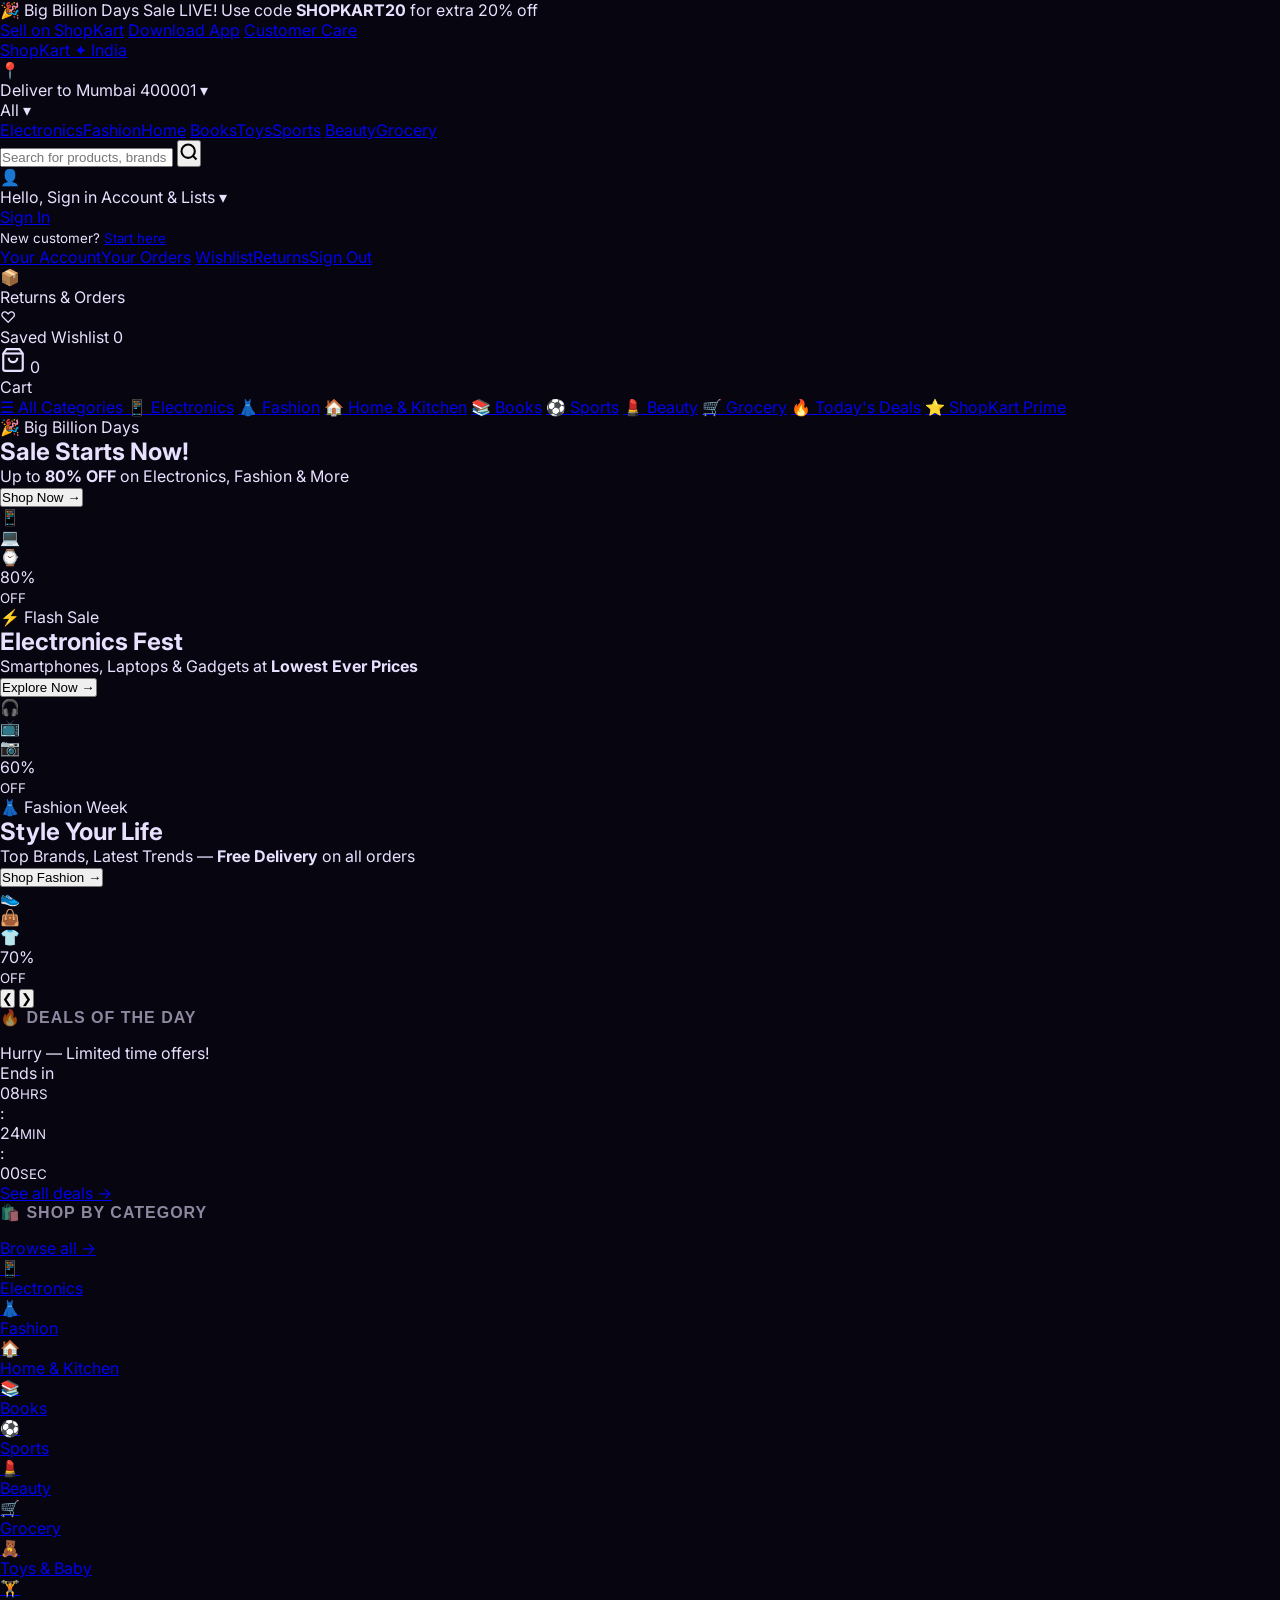
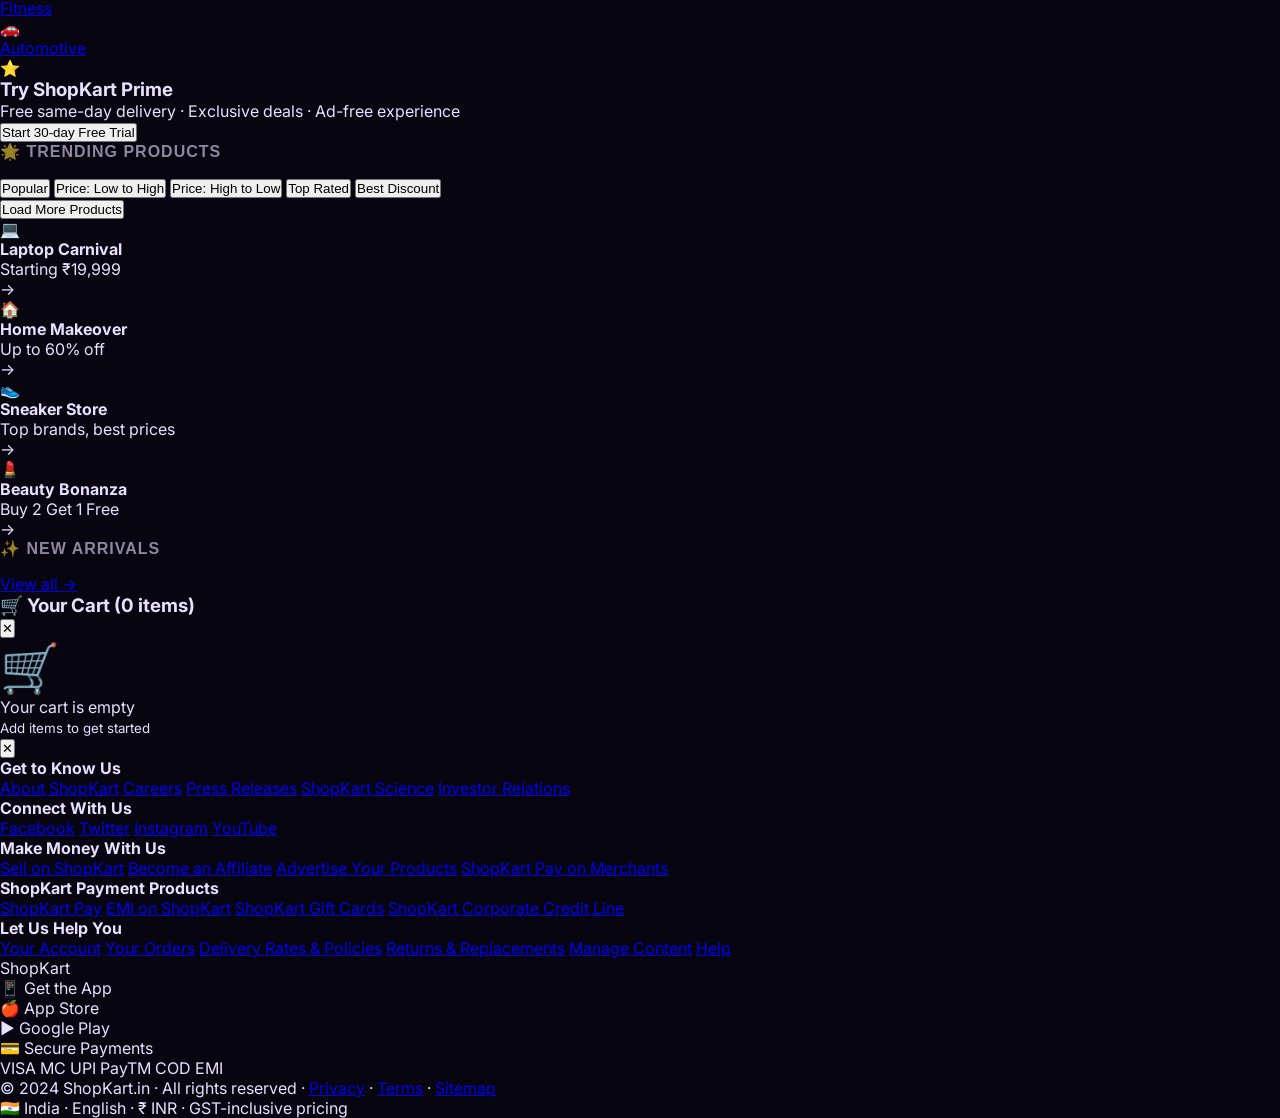
<file: T&P file full stack/T&P file full stack/ecommerce-advisor/index.html>
<!DOCTYPE html>
<html lang="en">
<head>
  <meta charset="UTF-8"/>
  <meta name="viewport" content="width=device-width, initial-scale=1.0"/>
  <title>ShopKart — India's Biggest Online Store</title>
  <meta name="description" content="Shop electronics, fashion, home & kitchen, books and more at the lowest prices. Free delivery on orders above ₹499."/>
  <link rel="preconnect" href="https://fonts.googleapis.com"/>
  <link href="https://fonts.googleapis.com/css2?family=Inter:wght@300;400;500;600;700;800&display=swap" rel="stylesheet"/>
  <link rel="stylesheet" href="style.css"/>
</head>
<body>

<!-- ══════════════════════════════════════════
     TOP OFFER BAR
══════════════════════════════════════════ -->
<div class="top-bar">
  <div class="top-bar-inner">
    <span>🎉 Big Billion Days Sale LIVE! Use code <strong>SHOPKART20</strong> for extra 20% off</span>
    <div class="top-bar-links">
      <a href="#">Sell on ShopKart</a>
      <a href="#">Download App</a>
      <a href="#">Customer Care</a>
    </div>
  </div>
</div>

<!-- ══════════════════════════════════════════
     HEADER
══════════════════════════════════════════ -->
<header class="header" id="main-header">
  <div class="header-inner">

    <!-- Logo -->
    <a href="#" class="logo">
      <span class="logo-shop">Shop</span><span class="logo-kart">Kart</span>
      <span class="logo-tag">✦ India</span>
    </a>

    <!-- Location -->
    <div class="location-box" onclick="toggleDropdown('location-drop')">
      <span class="loc-icon">📍</span>
      <div class="loc-text">
        <span class="loc-label">Deliver to</span>
        <span class="loc-city">Mumbai 400001 <span class="chevron">▾</span></span>
      </div>
    </div>

    <!-- Search Bar -->
    <div class="search-wrap">
      <div class="search-category" onclick="toggleDropdown('cat-drop')">
        All <span>▾</span>
        <div class="dropdown" id="cat-drop">
          <a href="#">Electronics</a><a href="#">Fashion</a><a href="#">Home</a>
          <a href="#">Books</a><a href="#">Toys</a><a href="#">Sports</a>
          <a href="#">Beauty</a><a href="#">Grocery</a>
        </div>
      </div>
      <input class="search-input" type="text" id="search-input" placeholder="Search for products, brands and more" autocomplete="off"/>
      <button class="search-btn" onclick="handleSearch()">
        <svg width="20" height="20" viewBox="0 0 24 24" fill="none" stroke="currentColor" stroke-width="2.5"><circle cx="11" cy="11" r="8"/><path d="M21 21l-4.35-4.35"/></svg>
      </button>
      <div class="search-suggestions" id="search-suggestions"></div>
    </div>

    <!-- Header Right -->
    <div class="header-right">

      <!-- Account -->
      <div class="hdr-btn account-btn" onclick="toggleDropdown('account-drop')">
        <span class="hdr-icon">👤</span>
        <div class="hdr-text">
          <span class="hdr-label">Hello, Sign in</span>
          <span class="hdr-main">Account &amp; Lists <span>▾</span></span>
        </div>
        <div class="dropdown" id="account-drop">
          <div class="drop-header"><a href="#" class="drop-signin-btn">Sign In</a><br/><small>New customer? <a href="#">Start here</a></small></div>
          <div class="drop-divider"></div>
          <a href="#">Your Account</a><a href="#">Your Orders</a>
          <a href="#">Wishlist</a><a href="#">Returns</a><a href="#">Sign Out</a>
        </div>
      </div>

      <!-- Orders -->
      <div class="hdr-btn" onclick="showToast('Opening your orders...')">
        <span class="hdr-icon">📦</span>
        <div class="hdr-text">
          <span class="hdr-label">Returns &amp;</span>
          <span class="hdr-main">Orders</span>
        </div>
      </div>

      <!-- Wishlist -->
      <div class="hdr-btn wishlist-btn" onclick="showToast('Opening Wishlist...')">
        <span class="hdr-icon">♡</span>
        <div class="hdr-text">
          <span class="hdr-label">Saved</span>
          <span class="hdr-main">Wishlist <span class="badge-count" id="wish-count">0</span></span>
        </div>
      </div>

      <!-- Cart -->
      <div class="hdr-btn cart-btn" onclick="toggleCart()">
        <div class="cart-icon-wrap">
          <svg width="26" height="26" viewBox="0 0 24 24" fill="none" stroke="currentColor" stroke-width="2"><path d="M6 2L3 6v14a2 2 0 002 2h14a2 2 0 002-2V6l-3-4z"/><line x1="3" y1="6" x2="21" y2="6"/><path d="M16 10a4 4 0 01-8 0"/></svg>
          <span class="cart-count" id="cart-count">0</span>
        </div>
        <span class="hdr-main cart-label">Cart</span>
      </div>

    </div>
  </div>
</header>

<!-- ══════════════════════════════════════════
     NAVIGATION BAR
══════════════════════════════════════════ -->
<nav class="nav-bar">
  <div class="nav-inner">
    <a class="nav-link" href="#" onclick="filterCategory('all')">
      <span>☰</span> All Categories
    </a>
    <a class="nav-link" href="#" onclick="filterCategory('electronics')">📱 Electronics</a>
    <a class="nav-link" href="#" onclick="filterCategory('fashion')">👗 Fashion</a>
    <a class="nav-link" href="#" onclick="filterCategory('home')">🏠 Home &amp; Kitchen</a>
    <a class="nav-link" href="#" onclick="filterCategory('books')">📚 Books</a>
    <a class="nav-link" href="#" onclick="filterCategory('sports')">⚽ Sports</a>
    <a class="nav-link" href="#" onclick="filterCategory('beauty')">💄 Beauty</a>
    <a class="nav-link" href="#" onclick="filterCategory('grocery')">🛒 Grocery</a>
    <a class="nav-link deal-link" href="#deals-section">🔥 Today's Deals</a>
    <a class="nav-link prime-link" href="#">⭐ ShopKart Prime</a>
  </div>
</nav>

<!-- ══════════════════════════════════════════
     MAIN CONTENT
══════════════════════════════════════════ -->
<main class="main-content">

  <!-- ─── HERO CAROUSEL ─── -->
  <section class="hero-section">
    <div class="carousel-wrap">
      <div class="carousel" id="carousel">
        <!-- Slide 1 -->
        <div class="slide slide-1 active">
          <div class="slide-content">
            <div class="slide-text">
              <div class="slide-tag">🎉 Big Billion Days</div>
              <h1>Sale Starts Now!</h1>
              <p>Up to <strong>80% OFF</strong> on Electronics, Fashion &amp; More</p>
              <button class="slide-btn" onclick="filterCategory('all')">Shop Now →</button>
            </div>
            <div class="slide-visual">
              <div class="slide-product-imgs">
                <div class="sp-img sp-phone">📱</div>
                <div class="sp-img sp-laptop">💻</div>
                <div class="sp-img sp-watch">⌚</div>
              </div>
              <div class="slide-badge">80%<br/><small>OFF</small></div>
            </div>
          </div>
        </div>
        <!-- Slide 2 -->
        <div class="slide slide-2">
          <div class="slide-content">
            <div class="slide-text">
              <div class="slide-tag">⚡ Flash Sale</div>
              <h1>Electronics Fest</h1>
              <p>Smartphones, Laptops &amp; Gadgets at <strong>Lowest Ever Prices</strong></p>
              <button class="slide-btn" onclick="filterCategory('electronics')">Explore Now →</button>
            </div>
            <div class="slide-visual">
              <div class="slide-product-imgs">
                <div class="sp-img sp-headphone">🎧</div>
                <div class="sp-img sp-tv">📺</div>
                <div class="sp-img sp-camera">📷</div>
              </div>
              <div class="slide-badge">60%<br/><small>OFF</small></div>
            </div>
          </div>
        </div>
        <!-- Slide 3 -->
        <div class="slide slide-3">
          <div class="slide-content">
            <div class="slide-text">
              <div class="slide-tag">👗 Fashion Week</div>
              <h1>Style Your Life</h1>
              <p>Top Brands, Latest Trends — <strong>Free Delivery</strong> on all orders</p>
              <button class="slide-btn" onclick="filterCategory('fashion')">Shop Fashion →</button>
            </div>
            <div class="slide-visual">
              <div class="slide-product-imgs">
                <div class="sp-img sp-shoe">👟</div>
                <div class="sp-img sp-bag">👜</div>
                <div class="sp-img sp-shirt">👕</div>
              </div>
              <div class="slide-badge">70%<br/><small>OFF</small></div>
            </div>
          </div>
        </div>
      </div>
      <button class="carousel-btn prev" onclick="prevSlide()">❮</button>
      <button class="carousel-btn next" onclick="nextSlide()">❯</button>
      <div class="carousel-dots" id="carousel-dots">
        <span class="dot active" onclick="goSlide(0)"></span>
        <span class="dot" onclick="goSlide(1)"></span>
        <span class="dot" onclick="goSlide(2)"></span>
      </div>
    </div>
  </section>

  <!-- ─── DEALS OF THE DAY ─── -->
  <section class="section deals-section" id="deals-section">
    <div class="section-header">
      <div class="section-title-wrap">
        <h2 class="section-title">🔥 Deals of the Day</h2>
        <span class="section-sub">Hurry — Limited time offers!</span>
      </div>
      <div class="countdown-wrap">
        <span class="countdown-label">Ends in</span>
        <div class="countdown">
          <div class="time-box"><span id="cnt-h">08</span><small>HRS</small></div>
          <span class="colon">:</span>
          <div class="time-box"><span id="cnt-m">24</span><small>MIN</small></div>
          <span class="colon">:</span>
          <div class="time-box"><span id="cnt-s">00</span><small>SEC</small></div>
        </div>
      </div>
      <a href="#" class="see-all-btn">See all deals →</a>
    </div>

    <div class="deals-grid" id="deals-grid">
      <!-- Injected by JS -->
    </div>
  </section>

  <!-- ─── SHOP BY CATEGORY ─── -->
  <section class="section">
    <div class="section-header">
      <h2 class="section-title">🛍️ Shop by Category</h2>
      <a href="#" class="see-all-btn">Browse all →</a>
    </div>
    <div class="category-grid">
      <a class="cat-card" href="#" onclick="filterCategory('electronics')">
        <div class="cat-icon">📱</div>
        <span>Electronics</span>
      </a>
      <a class="cat-card" href="#" onclick="filterCategory('fashion')">
        <div class="cat-icon">👗</div>
        <span>Fashion</span>
      </a>
      <a class="cat-card" href="#" onclick="filterCategory('home')">
        <div class="cat-icon">🏠</div>
        <span>Home &amp; Kitchen</span>
      </a>
      <a class="cat-card" href="#" onclick="filterCategory('books')">
        <div class="cat-icon">📚</div>
        <span>Books</span>
      </a>
      <a class="cat-card" href="#" onclick="filterCategory('sports')">
        <div class="cat-icon">⚽</div>
        <span>Sports</span>
      </a>
      <a class="cat-card" href="#" onclick="filterCategory('beauty')">
        <div class="cat-icon">💄</div>
        <span>Beauty</span>
      </a>
      <a class="cat-card" href="#" onclick="filterCategory('grocery')">
        <div class="cat-icon">🛒</div>
        <span>Grocery</span>
      </a>
      <a class="cat-card" href="#">
        <div class="cat-icon">🧸</div>
        <span>Toys &amp; Baby</span>
      </a>
      <a class="cat-card" href="#">
        <div class="cat-icon">🏋️</div>
        <span>Fitness</span>
      </a>
      <a class="cat-card" href="#">
        <div class="cat-icon">🚗</div>
        <span>Automotive</span>
      </a>
    </div>
  </section>

  <!-- ─── PRIME BANNER ─── -->
  <section class="prime-banner">
    <div class="prime-inner">
      <div class="prime-left">
        <span class="prime-star">⭐</span>
        <div>
          <h3>Try ShopKart Prime</h3>
          <p>Free same-day delivery · Exclusive deals · Ad-free experience</p>
        </div>
      </div>
      <button class="prime-btn" onclick="showToast('Welcome to Prime! 30-day free trial activated.')">Start 30-day Free Trial</button>
    </div>
  </section>

  <!-- ─── TRENDING PRODUCTS ─── -->
  <section class="section" id="products-section">
    <div class="section-header">
      <h2 class="section-title" id="products-heading">🌟 Trending Products</h2>
      <!-- Filter pills -->
      <div class="filter-pills">
        <button class="pill active" onclick="sortProducts('popular', this)">Popular</button>
        <button class="pill" onclick="sortProducts('priceLow', this)">Price: Low to High</button>
        <button class="pill" onclick="sortProducts('priceHigh', this)">Price: High to Low</button>
        <button class="pill" onclick="sortProducts('rating', this)">Top Rated</button>
        <button class="pill" onclick="sortProducts('discount', this)">Best Discount</button>
      </div>
    </div>

    <div class="products-grid" id="products-grid">
      <!-- Injected by JS -->
    </div>

    <div class="load-more-wrap">
      <button class="load-more-btn" id="load-more-btn" onclick="loadMoreProducts()">Load More Products</button>
    </div>
  </section>

  <!-- ─── MINI BANNERS ─── -->
  <section class="mini-banners">
    <div class="mini-banner mb-blue" onclick="filterCategory('electronics')">
      <div class="mb-emoji">💻</div>
      <div><h4>Laptop Carnival</h4><p>Starting ₹19,999</p></div>
      <span class="mb-arrow">→</span>
    </div>
    <div class="mini-banner mb-green" onclick="filterCategory('home')">
      <div class="mb-emoji">🏠</div>
      <div><h4>Home Makeover</h4><p>Up to 60% off</p></div>
      <span class="mb-arrow">→</span>
    </div>
    <div class="mini-banner mb-orange" onclick="filterCategory('fashion')">
      <div class="mb-emoji">👟</div>
      <div><h4>Sneaker Store</h4><p>Top brands, best prices</p></div>
      <span class="mb-arrow">→</span>
    </div>
    <div class="mini-banner mb-purple" onclick="filterCategory('beauty')">
      <div class="mb-emoji">💄</div>
      <div><h4>Beauty Bonanza</h4><p>Buy 2 Get 1 Free</p></div>
      <span class="mb-arrow">→</span>
    </div>
  </section>

  <!-- ─── NEW ARRIVALS ─── -->
  <section class="section">
    <div class="section-header">
      <h2 class="section-title">✨ New Arrivals</h2>
      <a href="#" class="see-all-btn">View all →</a>
    </div>
    <div class="products-grid" id="new-arrivals-grid">
      <!-- Injected by JS -->
    </div>
  </section>

</main>

<!-- ══════════════════════════════════════════
     CART SIDEBAR
══════════════════════════════════════════ -->
<div class="cart-overlay" id="cart-overlay" onclick="toggleCart()"></div>
<aside class="cart-sidebar" id="cart-sidebar">
  <div class="cart-header">
    <h3>🛒 Your Cart (<span id="cart-item-count">0</span> items)</h3>
    <button class="cart-close" onclick="toggleCart()">✕</button>
  </div>
  <div class="cart-items" id="cart-items">
    <div class="cart-empty" id="cart-empty">
      <div style="font-size:3rem">🛒</div>
      <p>Your cart is empty</p>
      <small>Add items to get started</small>
    </div>
  </div>
  <div class="cart-footer" id="cart-footer" style="display:none">
    <div class="cart-total">
      <span>Subtotal</span>
      <span id="cart-total">₹0</span>
    </div>
    <div class="cart-savings" id="cart-savings"></div>
    <button class="checkout-btn" onclick="showToast('Proceeding to checkout... 🎉')">
      Proceed to Checkout →
    </button>
    <button class="continue-btn" onclick="toggleCart()">Continue Shopping</button>
  </div>
</aside>

<!-- ══════════════════════════════════════════
     PRODUCT MODAL
══════════════════════════════════════════ -->
<div class="modal-overlay" id="modal-overlay" onclick="closeModal()"></div>
<div class="product-modal" id="product-modal">
  <button class="modal-close" onclick="closeModal()">✕</button>
  <div class="modal-body" id="modal-body">
    <!-- Injected by JS -->
  </div>
</div>

<!-- ══════════════════════════════════════════
     TOAST NOTIFICATION
══════════════════════════════════════════ -->
<div class="toast" id="toast"></div>

<!-- ══════════════════════════════════════════
     FOOTER
══════════════════════════════════════════ -->
<footer class="footer">
  <div class="footer-top">
    <div class="footer-col">
      <h4>Get to Know Us</h4>
      <a href="#">About ShopKart</a>
      <a href="#">Careers</a>
      <a href="#">Press Releases</a>
      <a href="#">ShopKart Science</a>
      <a href="#">Investor Relations</a>
    </div>
    <div class="footer-col">
      <h4>Connect With Us</h4>
      <a href="#">Facebook</a>
      <a href="#">Twitter</a>
      <a href="#">Instagram</a>
      <a href="#">YouTube</a>
    </div>
    <div class="footer-col">
      <h4>Make Money With Us</h4>
      <a href="#">Sell on ShopKart</a>
      <a href="#">Become an Affiliate</a>
      <a href="#">Advertise Your Products</a>
      <a href="#">ShopKart Pay on Merchants</a>
    </div>
    <div class="footer-col">
      <h4>ShopKart Payment Products</h4>
      <a href="#">ShopKart Pay</a>
      <a href="#">EMI on ShopKart</a>
      <a href="#">ShopKart Gift Cards</a>
      <a href="#">ShopKart Corporate Credit Line</a>
    </div>
    <div class="footer-col">
      <h4>Let Us Help You</h4>
      <a href="#">Your Account</a>
      <a href="#">Your Orders</a>
      <a href="#">Delivery Rates &amp; Policies</a>
      <a href="#">Returns &amp; Replacements</a>
      <a href="#">Manage Content</a>
      <a href="#">Help</a>
    </div>
  </div>

  <div class="footer-mid">
    <div class="footer-logo">
      <span class="logo-shop">Shop</span><span class="logo-kart">Kart</span>
    </div>
    <div class="footer-app">
      <span>📱 Get the App</span>
      <div class="app-badges">
        <div class="app-badge" onclick="showToast('Redirecting to App Store...')">
          <span>🍎</span> App Store
        </div>
        <div class="app-badge" onclick="showToast('Redirecting to Play Store...')">
          <span>▶</span> Google Play
        </div>
      </div>
    </div>
    <div class="footer-payments">
      <span>💳 Secure Payments</span>
      <div class="payment-icons">
        <span class="pay-icon">VISA</span>
        <span class="pay-icon">MC</span>
        <span class="pay-icon">UPI</span>
        <span class="pay-icon">PayTM</span>
        <span class="pay-icon">COD</span>
        <span class="pay-icon">EMI</span>
      </div>
    </div>
  </div>

  <div class="footer-bottom">
    <p>© 2024 ShopKart.in · All rights reserved · <a href="#">Privacy</a> · <a href="#">Terms</a> · <a href="#">Sitemap</a></p>
    <p>🇮🇳 India · English · ₹ INR · GST-inclusive pricing</p>
  </div>
</footer>

<script src="app.js"></script>
</body>
</html>
</file>
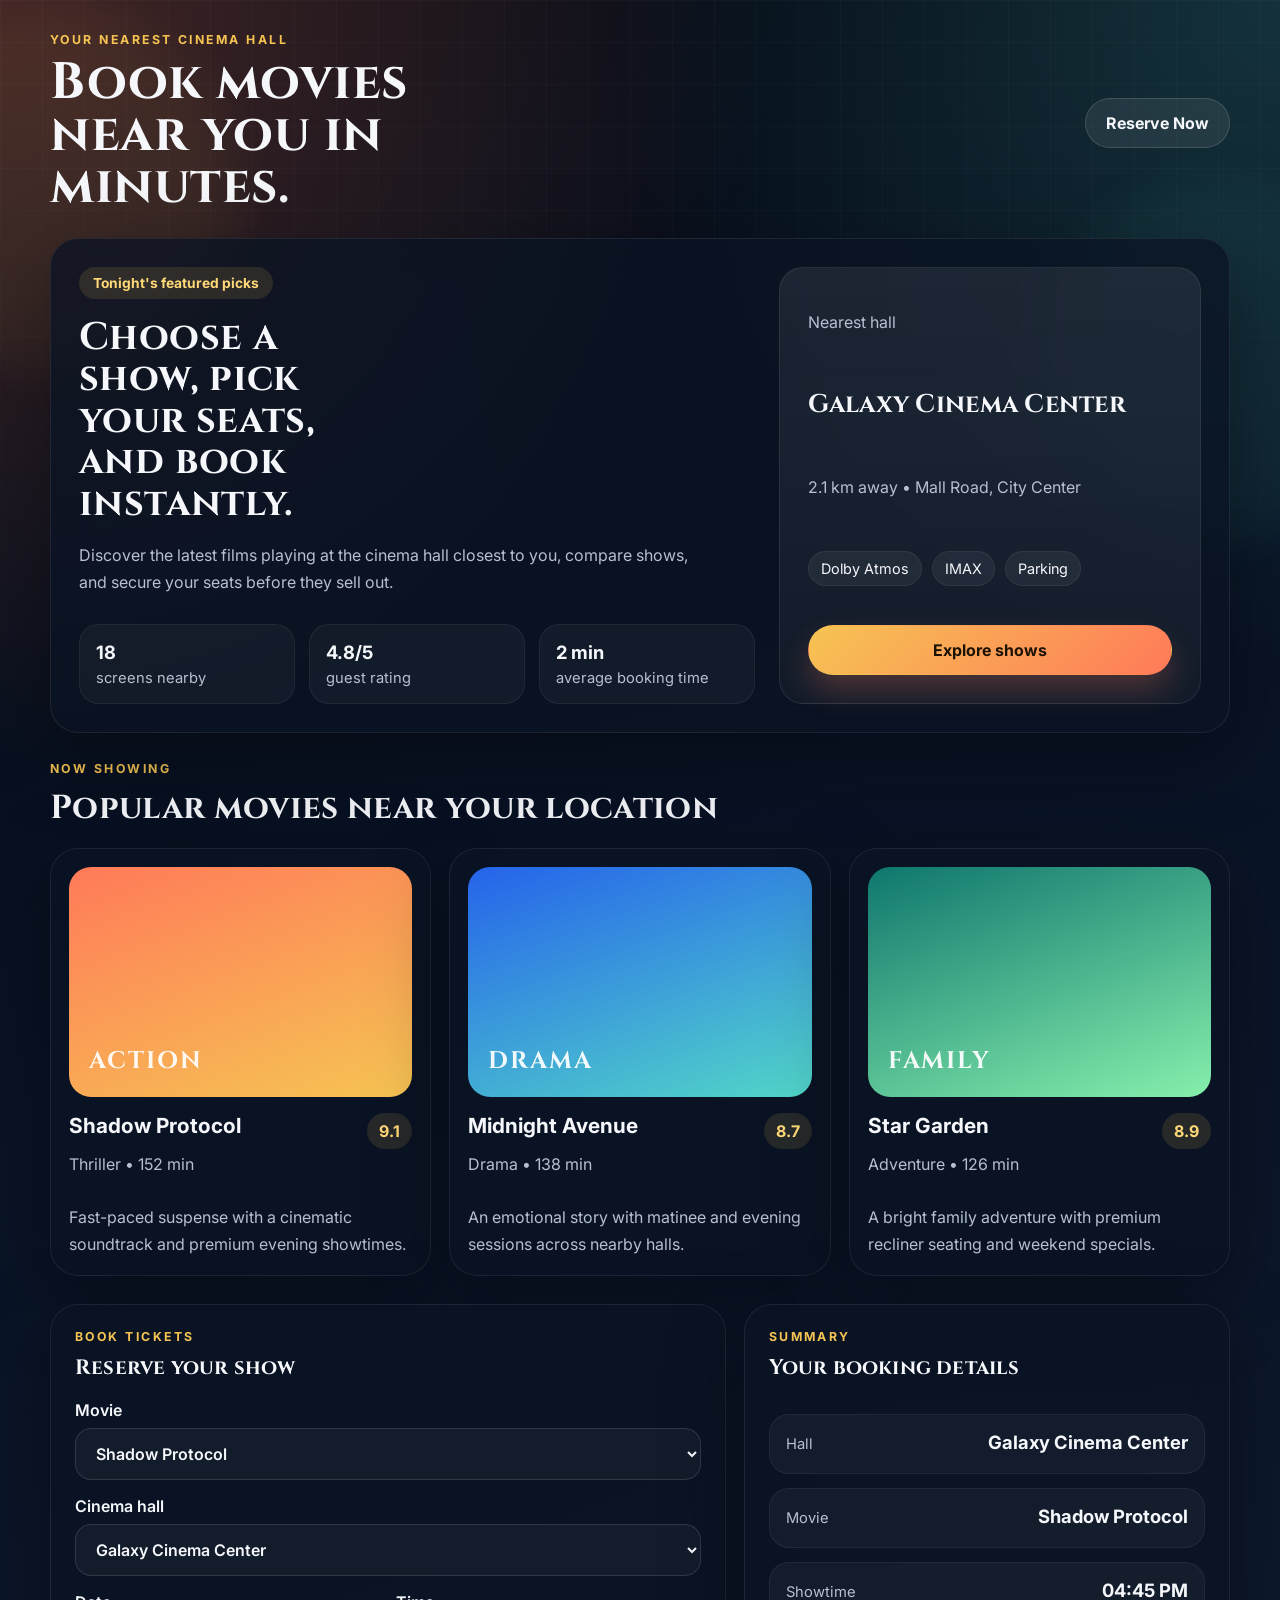
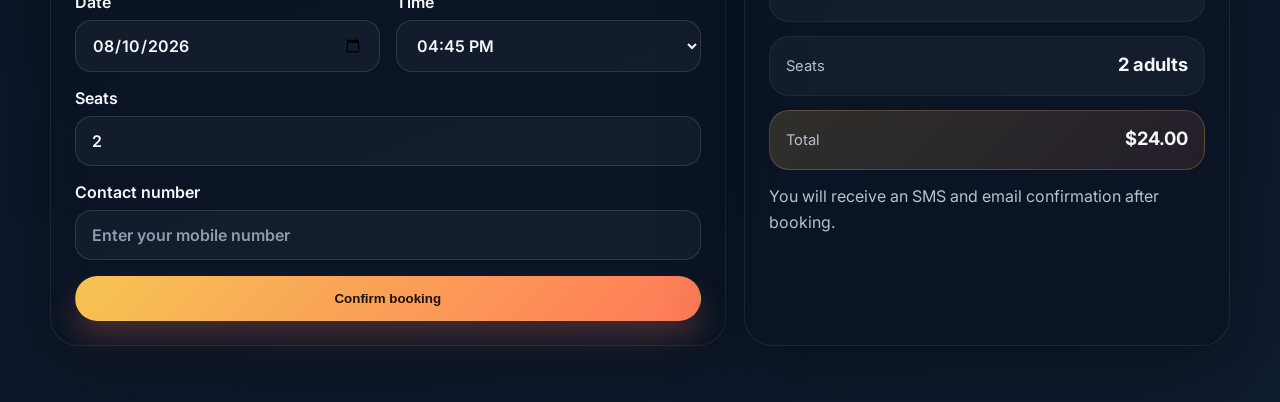
<file: T&P file full stack/T&P file full stack/movie-booking/index.html>
<!DOCTYPE html>
<html lang="en">
<head>
    <meta charset="UTF-8">
    <meta name="viewport" content="width=device-width, initial-scale=1.0">
    <title>MetroFlix | Cinema Booking</title>
    <link rel="preconnect" href="https://fonts.googleapis.com">
    <link rel="preconnect" href="https://fonts.gstatic.com" crossorigin>
    <link href="https://fonts.googleapis.com/css2?family=Inter:wght@400;500;600;700;800&family=Cinzel:wght@600;700&display=swap" rel="stylesheet">
    <link rel="stylesheet" href="style.css">
</head>
<body>
    <div class="hero-glow hero-glow-left"></div>
    <div class="hero-glow hero-glow-right"></div>

    <header class="topbar">
        <div>
            <p class="eyebrow">Your nearest cinema hall</p>
            <h1>Book movies near you in minutes.</h1>
        </div>
        <a class="topbar-link" href="#booking">Reserve Now</a>
    </header>

    <main>
        <section class="hero card">
            <div class="hero-copy">
                <span class="badge">Tonight's featured picks</span>
                <h2>Choose a show, pick your seats, and book instantly.</h2>
                <p>
                    Discover the latest films playing at the cinema hall closest to you, compare shows, and secure your seats before they sell out.
                </p>

                <div class="hero-stats">
                    <div>
                        <strong>18</strong>
                        <span>screens nearby</span>
                    </div>
                    <div>
                        <strong>4.8/5</strong>
                        <span>guest rating</span>
                    </div>
                    <div>
                        <strong>2 min</strong>
                        <span>average booking time</span>
                    </div>
                </div>
            </div>

            <aside class="hero-panel">
                <p class="panel-label">Nearest hall</p>
                <h3>Galaxy Cinema Center</h3>
                <p>2.1 km away • Mall Road, City Center</p>
                <div class="panel-tags">
                    <span>Dolby Atmos</span>
                    <span>IMAX</span>
                    <span>Parking</span>
                </div>
                <a class="primary-button" href="#booking">Explore shows</a>
            </aside>
        </section>

        <section class="section-block">
            <div class="section-heading">
                <p class="eyebrow">Now showing</p>
                <h2>Popular movies near your location</h2>
            </div>

            <div class="movie-grid">
                <article class="movie-card card">
                    <div class="movie-poster sunset">Action</div>
                    <div class="movie-info">
                        <div>
                            <h3>Shadow Protocol</h3>
                            <p>Thriller • 152 min</p>
                        </div>
                        <span class="rating">9.1</span>
                    </div>
                    <p class="movie-text">Fast-paced suspense with a cinematic soundtrack and premium evening showtimes.</p>
                </article>

                <article class="movie-card card">
                    <div class="movie-poster ocean">Drama</div>
                    <div class="movie-info">
                        <div>
                            <h3>Midnight Avenue</h3>
                            <p>Drama • 138 min</p>
                        </div>
                        <span class="rating">8.7</span>
                    </div>
                    <p class="movie-text">An emotional story with matinee and evening sessions across nearby halls.</p>
                </article>

                <article class="movie-card card">
                    <div class="movie-poster aurora">Family</div>
                    <div class="movie-info">
                        <div>
                            <h3>Star Garden</h3>
                            <p>Adventure • 126 min</p>
                        </div>
                        <span class="rating">8.9</span>
                    </div>
                    <p class="movie-text">A bright family adventure with premium recliner seating and weekend specials.</p>
                </article>
            </div>
        </section>

        <section id="booking" class="booking-layout">
            <div class="card booking-form">
                <div class="section-heading compact">
                    <p class="eyebrow">Book tickets</p>
                    <h2>Reserve your show</h2>
                </div>

                <form id="bookingForm">
                    <label>
                        Movie
                        <select>
                            <option>Shadow Protocol</option>
                            <option>Midnight Avenue</option>
                            <option>Star Garden</option>
                        </select>
                    </label>

                    <label>
                        Cinema hall
                        <select>
                            <option>Galaxy Cinema Center</option>
                            <option>Sunrise Multiplex</option>
                            <option>Neo Screen Plaza</option>
                        </select>
                    </label>

                    <div class="form-row">
                        <label>
                            Date
                            <input type="date" value="2026-08-10">
                        </label>
                        <label>
                            Time
                            <select>
                                <option>12:30 PM</option>
                                <option selected>04:45 PM</option>
                                <option>08:15 PM</option>
                                <option>10:40 PM</option>
                            </select>
                        </label>
                    </div>

                    <label>
                        Seats
                        <input id="seatCount" type="number" min="1" max="10" value="2">
                    </label>

                    <label>
                        Contact number
                        <input type="tel" placeholder="Enter your mobile number">
                    </label>

                    <button type="submit" class="primary-button full-width">Confirm booking</button>
                </form>
            </div>

            <aside class="card summary-card">
                <div class="section-heading compact">
                    <p class="eyebrow">Summary</p>
                    <h2>Your booking details</h2>
                </div>

                <div class="summary-item">
                    <span>Hall</span>
                    <strong>Galaxy Cinema Center</strong>
                </div>
                <div class="summary-item">
                    <span>Movie</span>
                    <strong>Shadow Protocol</strong>
                </div>
                <div class="summary-item">
                    <span>Showtime</span>
                    <strong>04:45 PM</strong>
                </div>
                <div class="summary-item">
                    <span>Seats</span>
                    <strong>2 adults</strong>
                </div>

                <div class="price-box">
                    <span>Total</span>
                    <strong>$24.00</strong>
                </div>

                <p class="summary-note">You will receive an SMS and email confirmation after booking.</p>
            </aside>
        </section>
    </main>

    <script src="script.js"></script>
</body>
</html>
</file>
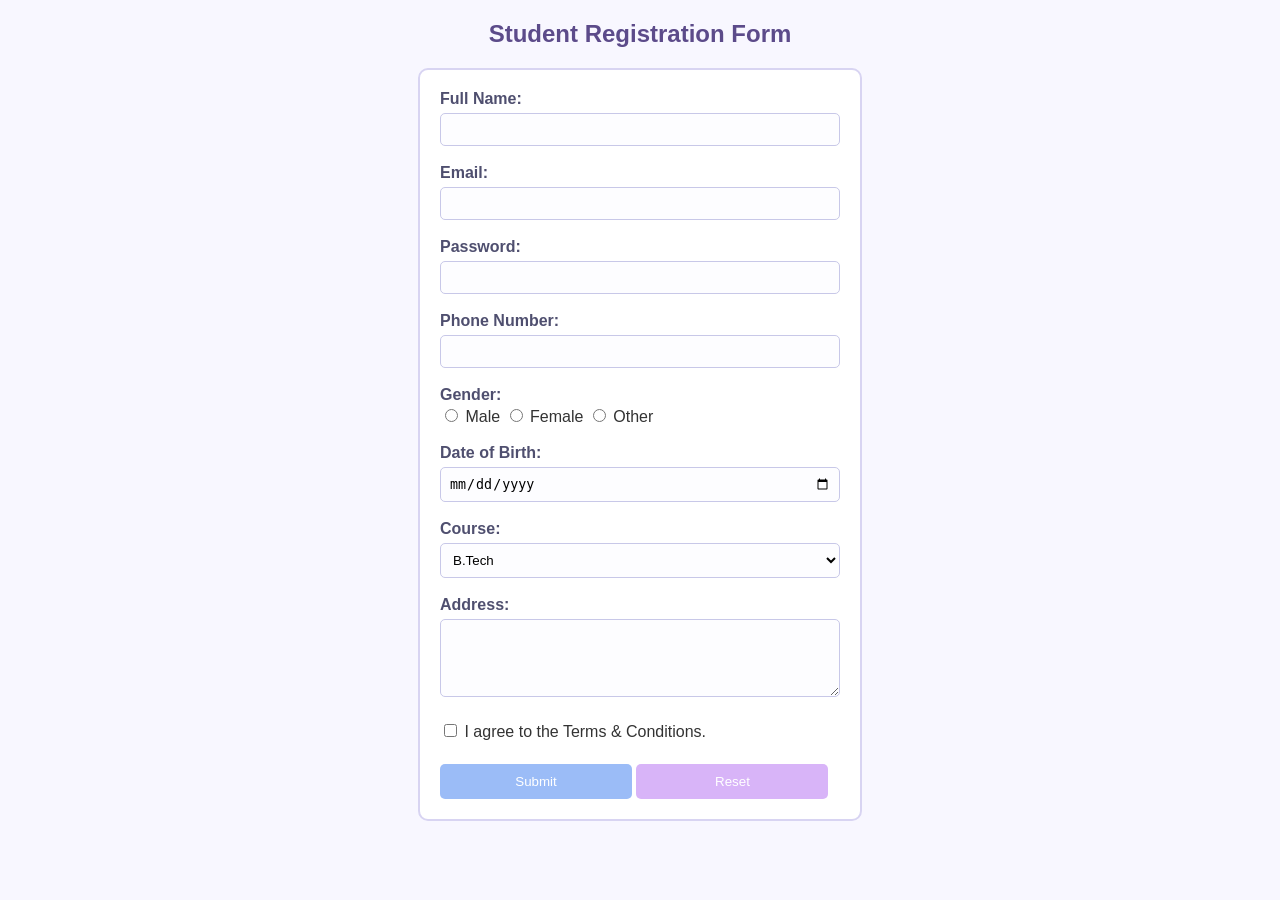
<file: T&P file full stack/a.html>
<!DOCTYPE html>
<html>

<head>
    <title>Registration Form</title>

    <style>
        body {
            background-color: #f8f7ff;
            font-family: Arial, sans-serif;
            color: #333333;
        }

        h2 {
            text-align: center;
            color: #5c4b8a;
        }

        form {
            width: 400px;
            margin: auto;
            padding: 20px;
            background-color: #ffffff;
            border: 2px solid #d8d4f2;
            border-radius: 10px;
        }

        label {
            color: #4f4f6f;
            font-weight: bold;
        }

        input,
        select,
        textarea {
            width: 100%;
            padding: 8px;
            margin-top: 5px;
            border: 1px solid #c8c8e8;
            border-radius: 5px;
            background-color: #fdfdff;
            box-sizing: border-box;
        }

        input[type="radio"],
        input[type="checkbox"] {
            width: auto;
        }

        input[type="submit"] {
            background-color: #9bbcf7;
            color: white;
            border: none;
            padding: 10px;
            width: 48%;
            border-radius: 5px;
            cursor: pointer;
        }

        input[type="reset"] {
            background-color: #d8b4f8;
            color: white;
            border: none;
            padding: 10px;
            width: 48%;
            border-radius: 5px;
            cursor: pointer;
        }

        input[type="submit"]:hover {
            background-color: #84a9e8;
        }

        input[type="reset"]:hover {
            background-color: #c79ceb;
        }
    </style>

</head>

<body>

    <h2>Student Registration Form</h2>

    <form id="registrationForm">

        <label>Full Name:</label><br>
        <input type="text" name="fullname" required><br><br>

        <label>Email:</label><br>
        <input type="email" name="email" required><br><br>

        <label>Password:</label><br>
        <input type="password" name="password" required><br><br>

        <label>Phone Number:</label><br>
        <input type="tel" name="phone"><br><br>

        <label>Gender:</label><br>
        <input type="radio" name="gender" value="Male"> Male
        <input type="radio" name="gender" value="Female"> Female
        <input type="radio" name="gender" value="Other"> Other
        <br><br>

        <label>Date of Birth:</label><br>
        <input type="date" name="dob"><br><br>

        <label>Course:</label><br>
        <select name="course">
            <option>B.Tech</option>
            <option>BCA</option>
            <option>B.Sc</option>
            <option>MCA</option>
            <option>M.Tech</option>
            <option>MBA</option>
            <option>M.Sc</option>
            <option>Diploma</option>
        </select>
        <br><br>

        <label>Address:</label><br>
        <textarea name="address" rows="4"></textarea><br><br>

        <input type="checkbox" required> I agree to the Terms & Conditions.
        <br><br>

        <input type="submit" value="Submit">
        <input type="reset" value="Reset">

    </form>

    <p id="statusMessage" style="width: 400px; margin: 16px auto 0; text-align: center; font-weight: bold;"></p>

    <script src="db.js"></script>
    <script>
        const registrationForm = document.getElementById('registrationForm');
        const statusMessage = document.getElementById('statusMessage');

        registrationForm.addEventListener('submit', async function (event) {
            event.preventDefault();

            const formData = new FormData(registrationForm);
            const user = {
                fullname: formData.get('fullname').trim(),
                email: formData.get('email').trim(),
                password: formData.get('password'),
                phone: formData.get('phone').trim(),
                gender: formData.get('gender'),
                dob: formData.get('dob'),
                course: formData.get('course'),
                address: formData.get('address').trim(),
            };

            try {
                await window.dbHelpers.saveUser(user);
                statusMessage.style.color = '#2563eb';
                statusMessage.textContent = 'Registration saved to database successfully.';
                registrationForm.reset();
            } catch (error) {
                statusMessage.style.color = '#dc2626';
                statusMessage.textContent = 'Could not save registration data.';
            }
        });
    </script>

</body>

</html>
</file>
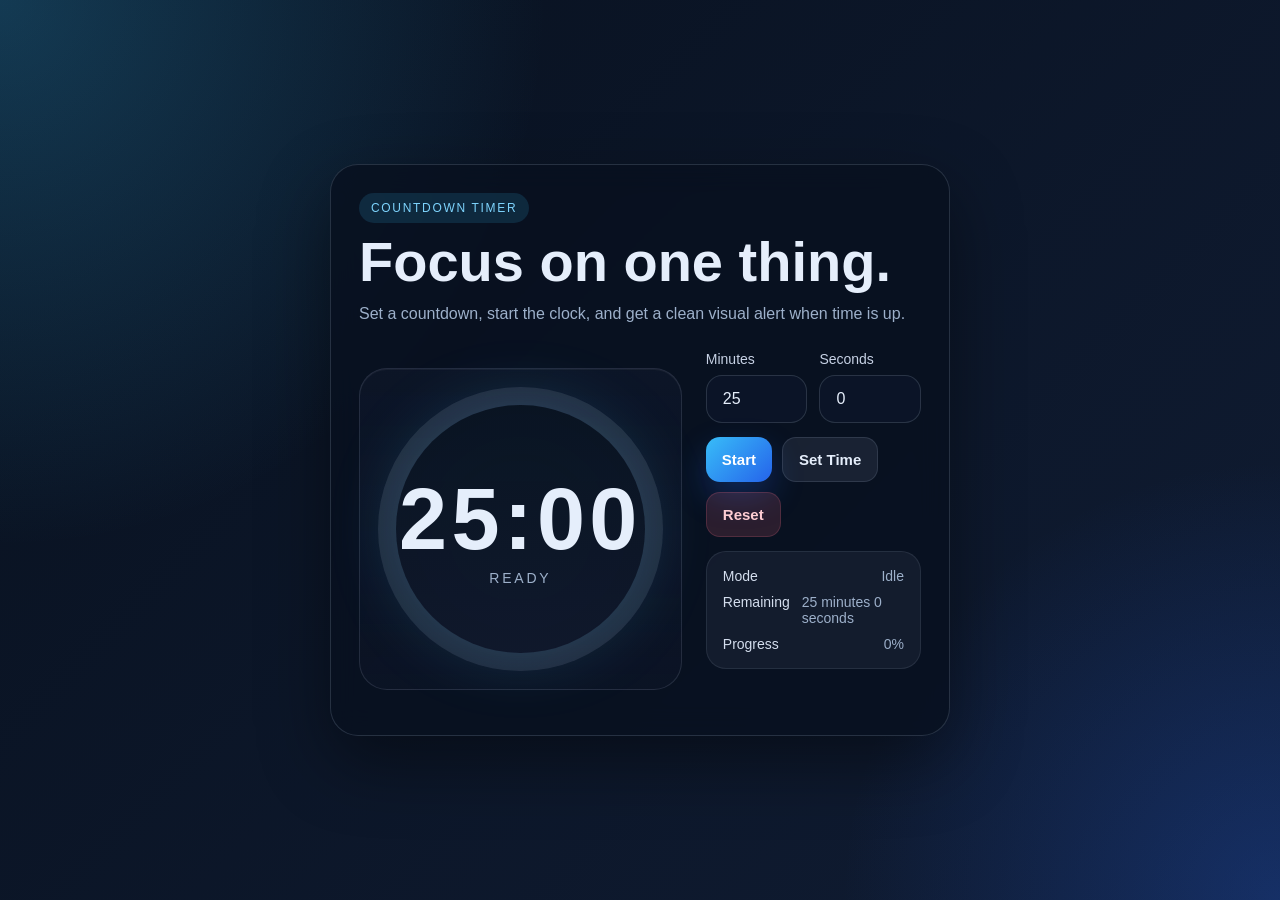
<file: T&P file full stack/h.html>
<!DOCTYPE html>
<html lang="en">
<head>
	<meta charset="UTF-8">
	<meta name="viewport" content="width=device-width, initial-scale=1.0">
	<title>Timer</title>
	<style>
		* {
			box-sizing: border-box;
		}

		:root {
			--bg-1: #08111f;
			--bg-2: #101c33;
			--card: rgba(8, 17, 31, 0.82);
			--card-border: rgba(148, 163, 184, 0.22);
			--text: #e5eefb;
			--muted: #9db0ca;
			--accent: #38bdf8;
			--accent-2: #2563eb;
			--danger: #fb7185;
			--success: #34d399;
		}

		body {
			margin: 0;
			min-height: 100vh;
			font-family: "Segoe UI", Tahoma, Geneva, Verdana, sans-serif;
			color: var(--text);
			background:
				radial-gradient(circle at top left, rgba(56, 189, 248, 0.24), transparent 35%),
				radial-gradient(circle at bottom right, rgba(37, 99, 235, 0.28), transparent 28%),
				linear-gradient(135deg, var(--bg-1), var(--bg-2));
		}

		.page {
			min-height: 100vh;
			display: grid;
			place-items: center;
			padding: 24px;
		}

		.card {
			width: min(100%, 620px);
			padding: 28px;
			border-radius: 28px;
			background: var(--card);
			border: 1px solid var(--card-border);
			box-shadow: 0 26px 70px rgba(0, 0, 0, 0.42);
			backdrop-filter: blur(14px);
		}

		.header {
			display: flex;
			justify-content: space-between;
			gap: 16px;
			align-items: flex-start;
			margin-bottom: 24px;
		}

		.badge {
			display: inline-flex;
			align-items: center;
			gap: 8px;
			padding: 8px 12px;
			border-radius: 999px;
			background: rgba(56, 189, 248, 0.14);
			color: #7dd3fc;
			font-size: 12px;
			letter-spacing: 0.14em;
			text-transform: uppercase;
		}

		h1 {
			margin: 10px 0 8px;
			font-size: clamp(2rem, 5vw, 3.5rem);
			line-height: 1.05;
		}

		p {
			margin: 0;
			color: var(--muted);
			line-height: 1.7;
		}

		.timer-shell {
			display: grid;
			grid-template-columns: 1.2fr 0.8fr;
			gap: 24px;
			align-items: center;
		}

		.display-wrap {
			position: relative;
			aspect-ratio: 1;
			border-radius: 28px;
			padding: 18px;
			background: linear-gradient(180deg, rgba(15, 23, 42, 0.75), rgba(15, 23, 42, 0.45));
			border: 1px solid rgba(148, 163, 184, 0.18);
			box-shadow: inset 0 1px 0 rgba(255, 255, 255, 0.05);
		}

		.ring {
			position: absolute;
			inset: 18px;
			border-radius: 50%;
			background: conic-gradient(var(--accent) 0deg, var(--accent-2) 0deg, rgba(148, 163, 184, 0.16) 0deg);
			filter: drop-shadow(0 0 30px rgba(56, 189, 248, 0.2));
		}

		.ring::after {
			content: "";
			position: absolute;
			inset: 18px;
			border-radius: 50%;
			background: linear-gradient(180deg, rgba(8, 17, 31, 0.92), rgba(15, 23, 42, 0.94));
		}

		.time-display {
			position: absolute;
			inset: 0;
			display: grid;
			place-items: center;
			text-align: center;
			padding: 24px;
		}

		.time-display strong {
			display: block;
			font-size: clamp(2.6rem, 9vw, 5.4rem);
			letter-spacing: 0.05em;
			font-variant-numeric: tabular-nums;
		}

		.time-display span {
			margin-top: 8px;
			color: var(--muted);
			font-size: 14px;
			text-transform: uppercase;
			letter-spacing: 0.2em;
		}

		.controls {
			display: grid;
			gap: 14px;
		}

		.input-row {
			display: grid;
			grid-template-columns: repeat(2, minmax(0, 1fr));
			gap: 12px;
		}

		.field {
			display: grid;
			gap: 8px;
		}

		label {
			font-size: 14px;
			color: #c7d2e5;
		}

		input {
			width: 100%;
			padding: 14px 16px;
			border: 1px solid rgba(148, 163, 184, 0.22);
			border-radius: 16px;
			background: rgba(15, 23, 42, 0.72);
			color: var(--text);
			outline: none;
			font-size: 16px;
		}

		input:focus {
			border-color: var(--accent);
			box-shadow: 0 0 0 3px rgba(56, 189, 248, 0.16);
		}

		.button-row {
			display: flex;
			flex-wrap: wrap;
			gap: 10px;
		}

		button {
			border: none;
			border-radius: 14px;
			padding: 13px 16px;
			font-size: 15px;
			font-weight: 700;
			cursor: pointer;
			transition: transform 0.2s ease, box-shadow 0.2s ease, opacity 0.2s ease;
		}

		button:hover {
			transform: translateY(-1px);
		}

		.btn-primary {
			background: linear-gradient(135deg, var(--accent), var(--accent-2));
			color: white;
			box-shadow: 0 14px 32px rgba(37, 99, 235, 0.28);
		}

		.btn-secondary {
			background: rgba(148, 163, 184, 0.12);
			color: var(--text);
			border: 1px solid rgba(148, 163, 184, 0.18);
		}

		.btn-danger {
			background: rgba(251, 113, 133, 0.14);
			color: #fecdd3;
			border: 1px solid rgba(251, 113, 133, 0.18);
		}

		.meta {
			display: grid;
			gap: 10px;
			padding: 16px;
			border-radius: 20px;
			background: rgba(148, 163, 184, 0.08);
			border: 1px solid rgba(148, 163, 184, 0.14);
		}

		.meta-line {
			display: flex;
			justify-content: space-between;
			gap: 12px;
			font-size: 14px;
			color: #d4deee;
		}

		.meta-line span:last-child {
			color: var(--muted);
		}

		.message {
			min-height: 24px;
			font-size: 14px;
			color: var(--muted);
		}

		.message.success {
			color: #86efac;
		}

		.message.alert {
			color: #fda4af;
		}

		@media (max-width: 860px) {
			.timer-shell {
				grid-template-columns: 1fr;
			}
		}

		@media (max-width: 520px) {
			.card {
				padding: 20px;
				border-radius: 22px;
			}

			.input-row {
				grid-template-columns: 1fr;
			}
		}
	</style>
</head>
<body>
	<main class="page">
		<section class="card">
			<div class="header">
				<div>
					<span class="badge">Countdown Timer</span>
					<h1>Focus on one thing.</h1>
					<p>Set a countdown, start the clock, and get a clean visual alert when time is up.</p>
				</div>
			</div>

			<div class="timer-shell">
				<div class="display-wrap">
					<div class="ring" id="ring"></div>
					<div class="time-display">
						<div>
							<strong id="timeText">25:00</strong>
							<span id="stateText">Ready</span>
						</div>
					</div>
				</div>

				<div class="controls">
					<div class="input-row">
						<div class="field">
							<label for="minutes">Minutes</label>
							<input id="minutes" type="number" min="0" max="999" value="25">
						</div>
						<div class="field">
							<label for="seconds">Seconds</label>
							<input id="seconds" type="number" min="0" max="59" value="0">
						</div>
					</div>

					<div class="button-row">
						<button class="btn-primary" type="button" id="startPauseBtn">Start</button>
						<button class="btn-secondary" type="button" id="setBtn">Set Time</button>
						<button class="btn-danger" type="button" id="resetBtn">Reset</button>
					</div>

					<div class="meta">
						<div class="meta-line"><span>Mode</span><span id="modeText">Idle</span></div>
						<div class="meta-line"><span>Remaining</span><span id="remainingText">25 minutes</span></div>
						<div class="meta-line"><span>Progress</span><span id="progressText">0%</span></div>
					</div>

					<div class="message" id="message"></div>
				</div>
			</div>
		</section>
	</main>

	<script>
		const timeText = document.getElementById('timeText');
		const stateText = document.getElementById('stateText');
		const modeText = document.getElementById('modeText');
		const remainingText = document.getElementById('remainingText');
		const progressText = document.getElementById('progressText');
		const message = document.getElementById('message');
		const ring = document.getElementById('ring');
		const startPauseBtn = document.getElementById('startPauseBtn');
		const setBtn = document.getElementById('setBtn');
		const resetBtn = document.getElementById('resetBtn');
		const minutesInput = document.getElementById('minutes');
		const secondsInput = document.getElementById('seconds');

		let totalSeconds = 25 * 60;
		let remainingSeconds = totalSeconds;
		let timerId = null;
		let running = false;

		function clampNumber(value, min, max) {
			const parsed = Number.parseInt(value, 10);
			if (Number.isNaN(parsed)) {
				return min;
			}
			return Math.min(Math.max(parsed, min), max);
		}

		function formatTime(seconds) {
			const safeSeconds = Math.max(0, seconds);
			const mins = Math.floor(safeSeconds / 60);
			const secs = safeSeconds % 60;
			return `${String(mins).padStart(2, '0')}:${String(secs).padStart(2, '0')}`;
		}

		function updateRing() {
			const progress = totalSeconds === 0 ? 0 : 1 - remainingSeconds / totalSeconds;
			const angle = Math.max(0, Math.min(360, progress * 360));
			ring.style.background = `conic-gradient(var(--accent) 0deg, var(--accent-2) ${angle}deg, rgba(148, 163, 184, 0.16) ${angle}deg)`;
			progressText.textContent = `${Math.round(progress * 100)}%`;
		}

		function syncControlsFromTime() {
			const mins = Math.floor(remainingSeconds / 60);
			const secs = remainingSeconds % 60;
			minutesInput.value = String(mins);
			secondsInput.value = String(secs);
		}

		function render() {
			timeText.textContent = formatTime(remainingSeconds);
			stateText.textContent = running ? 'Running' : 'Ready';
			modeText.textContent = running ? 'Active' : 'Idle';
			remainingText.textContent = `${Math.floor(remainingSeconds / 60)} minute${Math.floor(remainingSeconds / 60) === 1 ? '' : 's'} ${remainingSeconds % 60} second${remainingSeconds % 60 === 1 ? '' : 's'}`;
			startPauseBtn.textContent = running ? 'Pause' : 'Start';
			updateRing();
		}

		function clearTimer() {
			if (timerId !== null) {
				clearInterval(timerId);
				timerId = null;
			}
		}

		function beep() {
			try {
				const AudioContextClass = window.AudioContext || window.webkitAudioContext;
				if (!AudioContextClass) {
					return;
				}
				const audioContext = new AudioContextClass();
				const oscillator = audioContext.createOscillator();
				const gainNode = audioContext.createGain();
				oscillator.type = 'sine';
				oscillator.frequency.value = 880;
				gainNode.gain.value = 0.06;
				oscillator.connect(gainNode);
				gainNode.connect(audioContext.destination);
				oscillator.start();
				setTimeout(() => {
					oscillator.stop();
					audioContext.close();
				}, 350);
			} catch (error) {
			}
		}

		function finishTimer() {
			clearTimer();
			running = false;
			remainingSeconds = 0;
			stateText.textContent = 'Finished';
			modeText.textContent = 'Done';
			message.textContent = 'Time is up.';
			message.className = 'message success';
			startPauseBtn.textContent = 'Start';
			beep();
			render();
		}

		function setTimerFromInputs() {
			const mins = clampNumber(minutesInput.value, 0, 999);
			const secs = clampNumber(secondsInput.value, 0, 59);
			totalSeconds = (mins * 60) + secs;
			remainingSeconds = totalSeconds;
			running = false;
			clearTimer();
			message.textContent = totalSeconds === 0 ? 'Set a time greater than zero.' : 'Timer updated.';
			message.className = totalSeconds === 0 ? 'message alert' : 'message success';
			syncControlsFromTime();
			render();
		}

		function startPauseTimer() {
			if (totalSeconds === 0) {
				setTimerFromInputs();
				return;
			}

			if (remainingSeconds <= 0) {
				remainingSeconds = totalSeconds;
			}

			running = !running;
			message.textContent = running ? 'Timer started.' : 'Timer paused.';
			message.className = 'message success';

			if (running) {
				clearTimer();
				timerId = setInterval(() => {
					remainingSeconds -= 1;
					if (remainingSeconds <= 0) {
						finishTimer();
						return;
					}
					render();
				}, 1000);
			} else {
				clearTimer();
			}

			render();
		}

		function resetTimer() {
			clearTimer();
			running = false;
			remainingSeconds = totalSeconds;
			message.textContent = 'Timer reset.';
			message.className = 'message';
			syncControlsFromTime();
			render();
		}

		minutesInput.addEventListener('input', () => {
			message.textContent = '';
			message.className = 'message';
		});

		secondsInput.addEventListener('input', () => {
			message.textContent = '';
			message.className = 'message';
		});

		setBtn.addEventListener('click', setTimerFromInputs);
		startPauseBtn.addEventListener('click', startPauseTimer);
		resetBtn.addEventListener('click', resetTimer);

		render();
	</script>
</body>
</html>
</file>
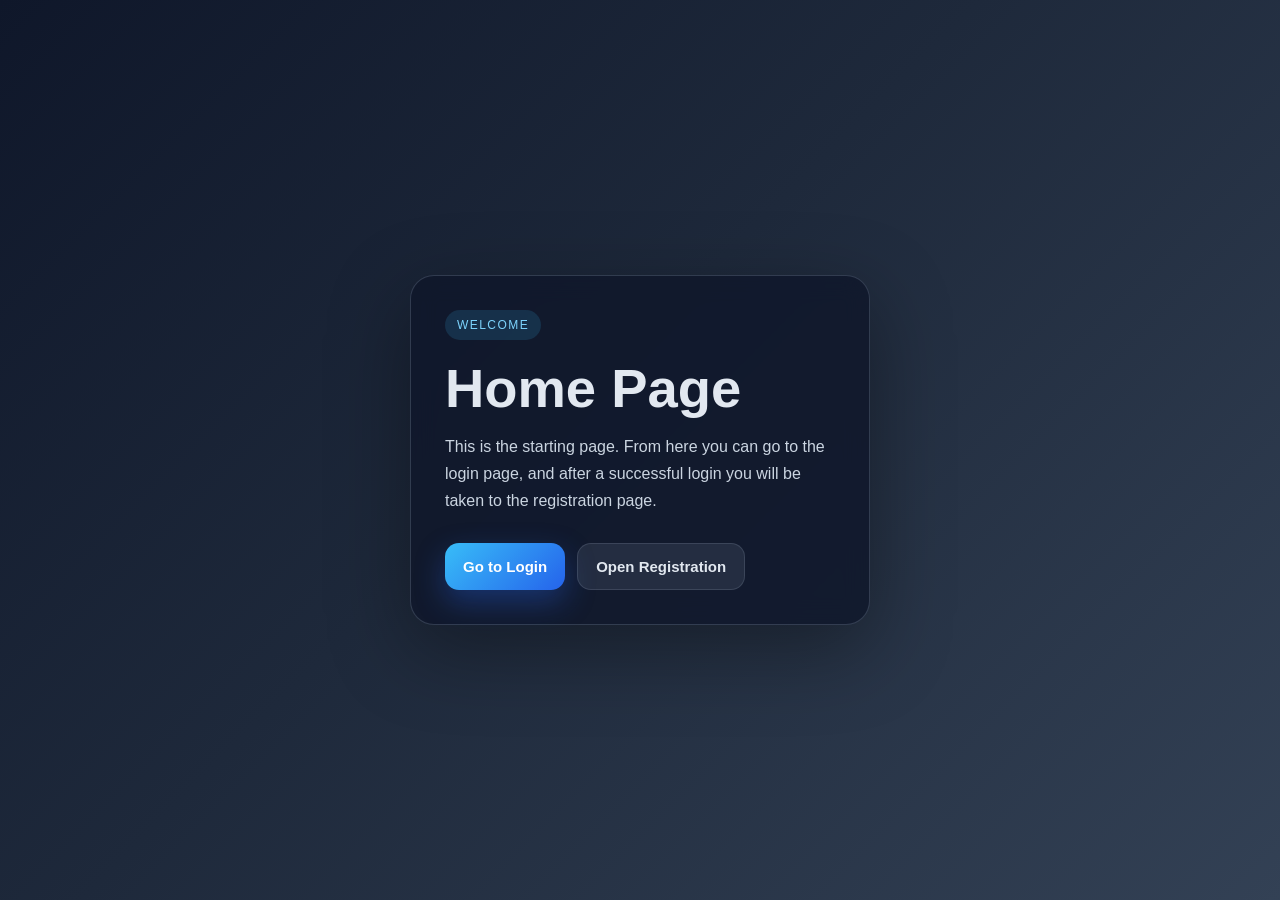
<file: T&P file full stack/l.html>
<!DOCTYPE html>
<html lang="en">
<head>
	<meta charset="UTF-8">
	<meta name="viewport" content="width=device-width, initial-scale=1.0">
	<title>Home | Login Flow</title>
	<style>
		* {
			box-sizing: border-box;
		}

		body {
			margin: 0;
			font-family: "Segoe UI", Tahoma, Geneva, Verdana, sans-serif;
			background: linear-gradient(135deg, #0f172a 0%, #1e293b 45%, #334155 100%);
			min-height: 100vh;
			color: #e2e8f0;
		}

		.page {
			min-height: 100vh;
			display: flex;
			align-items: center;
			justify-content: center;
			padding: 24px;
		}

		.card {
			width: 100%;
			max-width: 460px;
			background: rgba(15, 23, 42, 0.82);
			border: 1px solid rgba(148, 163, 184, 0.25);
			border-radius: 24px;
			padding: 34px;
			box-shadow: 0 24px 80px rgba(0, 0, 0, 0.35);
			backdrop-filter: blur(12px);
		}

		.badge {
			display: inline-block;
			padding: 8px 12px;
			border-radius: 999px;
			background: rgba(56, 189, 248, 0.15);
			color: #7dd3fc;
			font-size: 12px;
			letter-spacing: 0.12em;
			text-transform: uppercase;
			margin-bottom: 18px;
		}

		h1, h2 {
			margin: 0 0 12px;
			line-height: 1.15;
		}

		h1 {
			font-size: clamp(2rem, 5vw, 3.4rem);
		}

		p {
			margin: 0 0 18px;
			color: #cbd5e1;
			line-height: 1.7;
		}

		.actions {
			display: flex;
			gap: 12px;
			flex-wrap: wrap;
			margin-top: 28px;
		}

		.btn {
			border: none;
			border-radius: 14px;
			padding: 14px 18px;
			font-size: 15px;
			font-weight: 700;
			cursor: pointer;
			transition: transform 0.2s ease, box-shadow 0.2s ease, opacity 0.2s ease;
		}

		.btn:hover {
			transform: translateY(-1px);
		}

		.btn-primary {
			background: linear-gradient(135deg, #38bdf8, #2563eb);
			color: white;
			box-shadow: 0 12px 30px rgba(37, 99, 235, 0.35);
		}

		.btn-secondary {
			background: rgba(148, 163, 184, 0.14);
			color: #e2e8f0;
			border: 1px solid rgba(148, 163, 184, 0.2);
		}

		.form-field {
			margin-bottom: 16px;
		}

		label {
			display: block;
			margin-bottom: 8px;
			color: #cbd5e1;
			font-size: 14px;
		}

		input {
			width: 100%;
			padding: 14px 16px;
			border-radius: 14px;
			border: 1px solid rgba(148, 163, 184, 0.28);
			background: rgba(15, 23, 42, 0.7);
			color: #f8fafc;
			outline: none;
		}

		input:focus {
			border-color: #38bdf8;
			box-shadow: 0 0 0 3px rgba(56, 248, 248, 0.14);
		}

		.hidden {
			display: none;
		}

		.success {
			margin-top: 16px;
			padding: 12px 14px;
			border-radius: 12px;
			background: rgba(34, 197, 94, 0.12);
			color: #86efac;
			display: none;
		}

		@media (max-width: 480px) {
			.card {
				padding: 24px;
				border-radius: 20px;
			}
		}
	</style>
</head>
<body>
	<main class="page">
		<section class="card" id="homeScreen">
			<span class="badge">Welcome</span>
			<h1>Home Page</h1>
			<p>This is the starting page. From here you can go to the login page, and after a successful login you will be taken to the registration page.</p>
			<div class="actions">
				<button class="btn btn-primary" type="button" onclick="showLogin()">Go to Login</button>
				<button class="btn btn-secondary" type="button" onclick="goToRegistration()">Open Registration</button>
			</div>
		</section>

		<section class="card hidden" id="loginScreen">
			<span class="badge">Login</span>
			<h2>Login Page</h2>
			<p>Enter any demo email and password to continue to the registration page.</p>
			<form onsubmit="return handleLogin(event)">
				<div class="form-field">
					<label for="email">Email</label>
					<input type="email" id="email" placeholder="name@example.com" required>
				</div>
				<div class="form-field">
					<label for="password">Password</label>
					<input type="password" id="password" placeholder="Enter your password" required>
				</div>
				<div class="actions">
					<button class="btn btn-primary" type="submit">Login</button>
					<button class="btn btn-secondary" type="button" onclick="showHome()">Back Home</button>
				</div>
			</form>
			<div class="success" id="loginMessage">Login successful. Redirecting to registration...</div>
		</section>
	</main>

	<script src="db.js"></script>
	<script>
		const homeScreen = document.getElementById('homeScreen');
		const loginScreen = document.getElementById('loginScreen');
		const loginMessage = document.getElementById('loginMessage');

		function showHome() {
			homeScreen.classList.remove('hidden');
			loginScreen.classList.add('hidden');
			loginMessage.style.display = 'none';
		}

		function showLogin() {
			homeScreen.classList.add('hidden');
			loginScreen.classList.remove('hidden');
			loginMessage.style.display = 'none';
		}

		function goToRegistration() {
			window.location.href = 'a.html';
		}

		function handleLogin(event) {
			event.preventDefault();
			const email = document.getElementById('email').value.trim();
			const password = document.getElementById('password').value;

			window.dbHelpers.authenticateUser(email, password)
				.then((result) => {
					if (!result.ok) {
						loginMessage.textContent = result.message;
						loginMessage.style.background = 'rgba(239, 68, 68, 0.12)';
						loginMessage.style.color = '#fca5a5';
						loginMessage.style.display = 'block';
						return;
					}

					loginMessage.textContent = 'Login successful. Redirecting to registration...';
					loginMessage.style.background = 'rgba(34, 197, 94, 0.12)';
					loginMessage.style.color = '#86efac';
					loginMessage.style.display = 'block';

					setTimeout(() => {
						window.location.href = 'a.html';
					}, 1200);
				})
				.catch(() => {
					loginMessage.textContent = 'Database connection failed.';
					loginMessage.style.background = 'rgba(239, 68, 68, 0.12)';
					loginMessage.style.color = '#fca5a5';
					loginMessage.style.display = 'block';
				});
			return false;
		}
	</script>
</body>
</html>
</file>
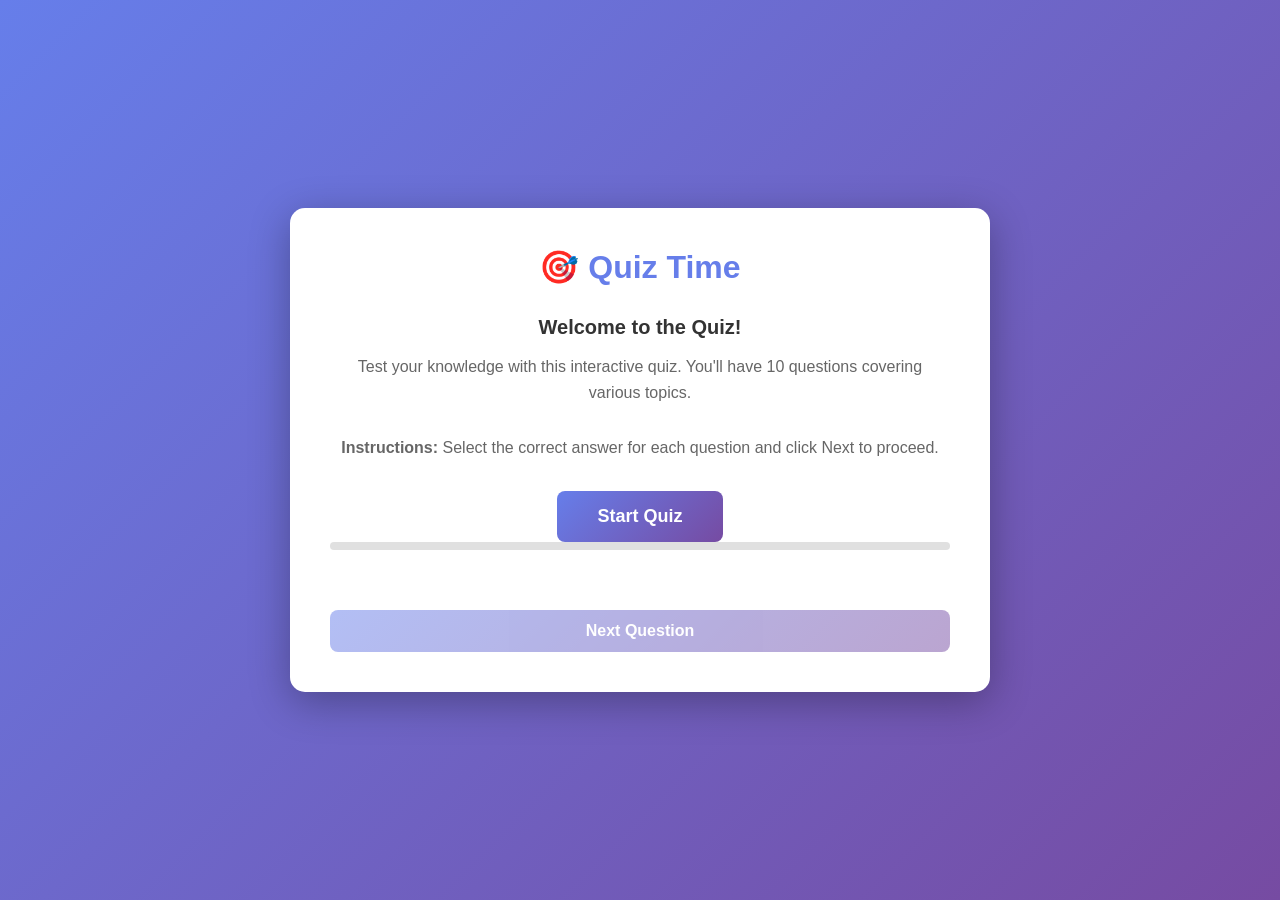
<file: T&P file full stack/q.html>
<!DOCTYPE html>
<html>
<head>
    <title>Interactive Quiz</title>
    <style>
        * {
            margin: 0;
            padding: 0;
            box-sizing: border-box;
        }

        body {
            background: linear-gradient(135deg, #667eea 0%, #764ba2 100%);
            font-family: 'Segoe UI', Tahoma, Geneva, Verdana, sans-serif;
            min-height: 100vh;
            display: flex;
            justify-content: center;
            align-items: center;
            padding: 20px;
        }

        .container {
            background: white;
            border-radius: 15px;
            box-shadow: 0 10px 40px rgba(0, 0, 0, 0.3);
            width: 100%;
            max-width: 700px;
            padding: 40px;
        }

        h1 {
            text-align: center;
            color: #667eea;
            margin-bottom: 30px;
            font-size: 32px;
        }

        .quiz-container {
            display: none;
        }

        .quiz-container.active {
            display: block;
        }

        .question-number {
            color: #999;
            font-size: 14px;
            margin-bottom: 10px;
        }

        .question {
            font-size: 20px;
            font-weight: bold;
            color: #333;
            margin-bottom: 20px;
        }

        .progress-bar {
            width: 100%;
            height: 8px;
            background: #e0e0e0;
            border-radius: 10px;
            margin-bottom: 30px;
            overflow: hidden;
        }

        .progress {
            height: 100%;
            background: linear-gradient(90deg, #667eea, #764ba2);
            width: 0%;
            transition: width 0.3s ease;
        }

        .options {
            display: flex;
            flex-direction: column;
            gap: 15px;
            margin-bottom: 30px;
        }

        .option {
            padding: 15px;
            border: 2px solid #e0e0e0;
            border-radius: 8px;
            cursor: pointer;
            transition: all 0.3s ease;
            background: #f9f9f9;
            font-size: 16px;
        }

        .option:hover {
            border-color: #667eea;
            background: #f0f4ff;
        }

        .option input[type="radio"] {
            margin-right: 10px;
            cursor: pointer;
        }

        .option label {
            cursor: pointer;
            flex: 1;
        }

        .buttons {
            display: flex;
            gap: 10px;
            justify-content: center;
        }

        button {
            padding: 12px 30px;
            font-size: 16px;
            border: none;
            border-radius: 8px;
            cursor: pointer;
            transition: all 0.3s ease;
            font-weight: bold;
        }

        .btn-next {
            background: linear-gradient(135deg, #667eea, #764ba2);
            color: white;
            flex: 1;
        }

        .btn-next:hover {
            transform: translateY(-2px);
            box-shadow: 0 5px 20px rgba(102, 126, 234, 0.4);
        }

        .btn-next:disabled {
            opacity: 0.5;
            cursor: not-allowed;
            transform: none;
        }

        .results {
            display: none;
            text-align: center;
        }

        .results.active {
            display: block;
        }

        .score {
            font-size: 48px;
            font-weight: bold;
            color: #667eea;
            margin: 20px 0;
        }

        .message {
            font-size: 24px;
            color: #333;
            margin-bottom: 30px;
        }

        .result-details {
            background: #f5f5f5;
            padding: 20px;
            border-radius: 8px;
            margin-bottom: 30px;
            text-align: left;
            max-height: 400px;
            overflow-y: auto;
        }

        .result-item {
            margin-bottom: 15px;
            padding-bottom: 15px;
            border-bottom: 1px solid #ddd;
        }

        .result-item:last-child {
            border-bottom: none;
        }

        .correct {
            color: #4caf50;
            font-weight: bold;
        }

        .incorrect {
            color: #f44336;
            font-weight: bold;
        }

        .btn-restart {
            background: #667eea;
            color: white;
            margin-top: 20px;
        }

        .btn-restart:hover {
            background: #764ba2;
            transform: translateY(-2px);
            box-shadow: 0 5px 20px rgba(102, 126, 234, 0.4);
        }

        .start-screen {
            text-align: center;
        }

        .start-screen h2 {
            color: #333;
            margin-bottom: 15px;
            font-size: 20px;
        }

        .start-screen p {
            color: #666;
            margin-bottom: 30px;
            line-height: 1.6;
        }

        .btn-start {
            background: linear-gradient(135deg, #667eea, #764ba2);
            color: white;
            padding: 15px 40px;
            font-size: 18px;
        }

        .btn-start:hover {
            transform: translateY(-2px);
            box-shadow: 0 5px 20px rgba(102, 126, 234, 0.4);
        }
    </style>
</head>
<body>
    <div class="container">
        <h1>🎯 Quiz Time</h1>

        <!-- Start Screen -->
        <div id="startScreen" class="start-screen">
            <h2>Welcome to the Quiz!</h2>
            <p>Test your knowledge with this interactive quiz. You'll have 10 questions covering various topics.</p>
            <p><strong>Instructions:</strong> Select the correct answer for each question and click Next to proceed.</p>
            <button class="btn-start" onclick="startQuiz()">Start Quiz</button>
        </div>

        <!-- Quiz -->
        <div id="quizContainer">
            <div class="progress-bar">
                <div class="progress" id="progressBar"></div>
            </div>

            <div class="question-number" id="questionNumber"></div>
            <div class="question" id="question"></div>

            <div class="options" id="options"></div>

            <div class="buttons">
                <button class="btn-next" id="nextBtn" onclick="nextQuestion()" disabled>Next Question</button>
            </div>
        </div>

        <!-- Results -->
        <div id="results" class="results">
            <h2>Quiz Complete! 🎉</h2>
            <div class="score" id="finalScore"></div>
            <div class="message" id="message"></div>
            <div class="result-details" id="resultDetails"></div>
            <button class="btn-restart" onclick="restartQuiz()">Retake Quiz</button>
        </div>
    </div>

    <script>
        const quizData = [
            {
                question: "What is the capital of France?",
                options: ["London", "Paris", "Berlin", "Madrid"],
                correct: 1
            },
            {
                question: "Which planet is known as the Red Planet?",
                options: ["Venus", "Mars", "Jupiter", "Saturn"],
                correct: 1
            },
            {
                question: "What is the largest ocean on Earth?",
                options: ["Atlantic Ocean", "Indian Ocean", "Pacific Ocean", "Arctic Ocean"],
                correct: 2
            },
            {
                question: "Who wrote 'Romeo and Juliet'?",
                options: ["Mark Twain", "William Shakespeare", "Jane Austen", "Charles Dickens"],
                correct: 1
            },
            {
                question: "What is the chemical symbol for Gold?",
                options: ["Go", "Gd", "Au", "Ag"],
                correct: 2
            },
            {
                question: "Which country is home to the kangaroo?",
                options: ["New Zealand", "Australia", "South Africa", "Brazil"],
                correct: 1
            },
            {
                question: "What is the smallest prime number?",
                options: ["0", "1", "2", "3"],
                correct: 2
            },
            {
                question: "Which is the longest river in the world?",
                options: ["Amazon River", "Nile River", "Yangtze River", "Mississippi River"],
                correct: 1
            },
            {
                question: "What is the main ingredient in guacamole?",
                options: ["Tomato", "Avocado", "Lime", "Onion"],
                correct: 1
            },
            {
                question: "In what year did the Titanic sink?",
                options: ["1912", "1920", "1905", "1898"],
                correct: 0
            }
        ];

        let currentQuestion = 0;
        let score = 0;
        let answers = [];

        function startQuiz() {
            document.getElementById('startScreen').style.display = 'none';
            document.getElementById('quizContainer').style.display = 'block';
            loadQuestion();
        }

        function loadQuestion() {
            const question = quizData[currentQuestion];
            document.getElementById('questionNumber').textContent = `Question ${currentQuestion + 1} of ${quizData.length}`;
            document.getElementById('question').textContent = question.question;

            const optionsContainer = document.getElementById('options');
            optionsContainer.innerHTML = '';

            question.options.forEach((option, index) => {
                const optionDiv = document.createElement('div');
                optionDiv.className = 'option';
                optionDiv.innerHTML = `
                    <input type="radio" id="option${index}" name="answer" value="${index}" onchange="selectOption()">
                    <label for="option${index}">${option}</label>
                `;
                optionsContainer.appendChild(optionDiv);
            });

            updateProgressBar();
            document.getElementById('nextBtn').disabled = true;
        }

        function selectOption() {
            document.getElementById('nextBtn').disabled = false;
        }

        function nextQuestion() {
            const selected = document.querySelector('input[name="answer"]:checked');
            if (!selected) return;

            const answer = parseInt(selected.value);
            answers.push({
                question: quizData[currentQuestion].question,
                userAnswer: quizData[currentQuestion].options[answer],
                correctAnswer: quizData[currentQuestion].options[quizData[currentQuestion].correct],
                isCorrect: answer === quizData[currentQuestion].correct
            });

            if (answer === quizData[currentQuestion].correct) {
                score++;
            }

            currentQuestion++;

            if (currentQuestion < quizData.length) {
                loadQuestion();
            } else {
                showResults();
            }
        }

        function updateProgressBar() {
            const progress = ((currentQuestion + 1) / quizData.length) * 100;
            document.getElementById('progressBar').style.width = progress + '%';
        }

        function showResults() {
            document.getElementById('quizContainer').style.display = 'none';
            document.getElementById('results').classList.add('active');

            const percentage = Math.round((score / quizData.length) * 100);
            document.getElementById('finalScore').textContent = `${score} / ${quizData.length}`;
            document.getElementById('message').textContent = getResultMessage(percentage);

            let resultHTML = '';
            answers.forEach((answer, index) => {
                const statusClass = answer.isCorrect ? 'correct' : 'incorrect';
                const statusText = answer.isCorrect ? '✓ Correct' : '✗ Incorrect';
                resultHTML += `
                    <div class="result-item">
                        <strong>Q${index + 1}: ${answer.question}</strong><br>
                        Your answer: <span class="${statusClass}">${answer.userAnswer} ${statusText}</span><br>
                        ${!answer.isCorrect ? `Correct answer: <span class="correct">${answer.correctAnswer}</span>` : ''}
                    </div>
                `;
            });

            document.getElementById('resultDetails').innerHTML = resultHTML;
        }

        function getResultMessage(percentage) {
            if (percentage === 100) return "Perfect Score! You're a genius! 🌟";
            if (percentage >= 80) return "Great Job! You know your stuff! 👏";
            if (percentage >= 60) return "Good effort! Keep practicing! 📚";
            if (percentage >= 40) return "Not bad! Study more and try again! 💪";
            return "Keep learning! You'll do better next time! 🚀";
        }

        function restartQuiz() {
            currentQuestion = 0;
            score = 0;
            answers = [];
            document.getElementById('startScreen').style.display = 'block';
            document.getElementById('results').classList.remove('active');
        }
    </script>
</body>
</html>
</file>
<file: T&P file full stack/T&P file full stack/ecommerce-advisor/style.css>
/* ============================================================
   SHOPMATCH — PREMIUM STYLESHEET
   ============================================================ */

/* ---------- Fonts & Reset ---------- */
*, *::before, *::after { box-sizing: border-box; margin: 0; padding: 0; }

html { scroll-behavior: smooth; }

body {
  font-family: 'Inter', 'Outfit', sans-serif;
  background: #07050f;
  color: #e8e0ff;
  min-height: 100vh;
  overflow-x: hidden;
  position: relative;
}

/* ---------- Animated Background Orbs ---------- */
.bg-orbs {
  position: fixed;
  inset: 0;
  pointer-events: none;
  z-index: 0;
  overflow: hidden;
}
.orb {
  position: absolute;
  border-radius: 50%;
  filter: blur(90px);
  animation: orbFloat 20s ease-in-out infinite;
}
.orb-1 {
  width: 500px; height: 500px;
  background: radial-gradient(circle, rgba(139,92,246,0.35), transparent 70%);
  top: -150px; left: -150px;
  animation-delay: 0s;
}
.orb-2 {
  width: 600px; height: 600px;
  background: radial-gradient(circle, rgba(56,189,248,0.25), transparent 70%);
  top: 30%; right: -200px;
  animation-delay: -7s;
}
.orb-3 {
  width: 400px; height: 400px;
  background: radial-gradient(circle, rgba(236,72,153,0.2), transparent 70%);
  bottom: -100px; left: 30%;
  animation-delay: -14s;
}
.orb-4 {
  width: 350px; height: 350px;
  background: radial-gradient(circle, rgba(168,85,247,0.2), transparent 70%);
  bottom: 20%; left: -100px;
  animation-delay: -5s;
}
@keyframes orbFloat {
  0%, 100% { transform: translateY(0) scale(1); }
  33% { transform: translateY(-40px) scale(1.05); }
  66% { transform: translateY(20px) scale(0.97); }
}

/* ---------- Particle Canvas ---------- */
#particles {
  position: fixed;
  inset: 0;
  z-index: 1;
  pointer-events: none;
}

/* ---------- App Wrapper ---------- */
.app {
  position: relative;
  z-index: 10;
  min-height: 100vh;
}

/* ---------- Screen Transitions ---------- */
.screen {
  display: none;
  min-height: 100vh;
  opacity: 0;
  transform: translateY(30px);
  transition: opacity 0.5s ease, transform 0.5s ease;
}
.screen.active {
  display: flex;
  align-items: center;
  justify-content: center;
  flex-direction: column;
}
.screen.visible {
  opacity: 1;
  transform: translateY(0);
}

/* ============================================================
   HERO SCREEN
   ============================================================ */
#screen-hero {
  padding: 60px 20px;
  position: relative;
  gap: 60px;
}

.hero-content {
  max-width: 640px;
  text-align: center;
  z-index: 2;
}

.badge {
  display: inline-flex;
  align-items: center;
  gap: 8px;
  background: rgba(139,92,246,0.15);
  border: 1px solid rgba(139,92,246,0.35);
  color: #c4b5fd;
  font-family: 'Outfit', sans-serif;
  font-size: 13px;
  font-weight: 600;
  letter-spacing: 0.5px;
  padding: 6px 16px;
  border-radius: 100px;
  margin-bottom: 24px;
  backdrop-filter: blur(10px);
}

.hero-title {
  font-family: 'Outfit', sans-serif;
  font-size: clamp(2.2rem, 5vw, 3.5rem);
  font-weight: 800;
  line-height: 1.15;
  letter-spacing: -1px;
  margin-bottom: 20px;
  color: #fff;
}

.gradient-text {
  background: linear-gradient(135deg, #a78bfa 0%, #38bdf8 50%, #f472b6 100%);
  -webkit-background-clip: text;
  -webkit-text-fill-color: transparent;
  background-clip: text;
}

.hero-sub {
  font-size: 1.1rem;
  color: rgba(232,224,255,0.65);
  line-height: 1.7;
  margin-bottom: 36px;
  max-width: 520px;
  margin-left: auto;
  margin-right: auto;
}

.hero-stats {
  display: flex;
  align-items: center;
  justify-content: center;
  gap: 28px;
  margin-bottom: 36px;
  flex-wrap: wrap;
}
.stat {
  display: flex;
  flex-direction: column;
  align-items: center;
}
.stat-num {
  font-family: 'Outfit', sans-serif;
  font-size: 1.6rem;
  font-weight: 800;
  color: #fff;
  line-height: 1;
}
.stat-label {
  font-size: 0.72rem;
  color: rgba(232,224,255,0.5);
  font-weight: 500;
  letter-spacing: 0.5px;
  text-transform: uppercase;
  margin-top: 4px;
}
.stat-divider {
  width: 1px;
  height: 32px;
  background: rgba(255,255,255,0.12);
}

/* ---------- Primary Button ---------- */
.btn-primary {
  display: inline-flex;
  align-items: center;
  gap: 10px;
  background: linear-gradient(135deg, #7c3aed, #2563eb);
  color: #fff;
  font-family: 'Outfit', sans-serif;
  font-size: 1rem;
  font-weight: 700;
  padding: 15px 36px;
  border-radius: 100px;
  border: none;
  cursor: pointer;
  transition: transform 0.2s ease, box-shadow 0.3s ease, filter 0.2s ease;
  box-shadow: 0 8px 32px rgba(124,58,237,0.45);
  text-decoration: none;
}
.btn-primary:hover {
  transform: translateY(-3px) scale(1.03);
  box-shadow: 0 16px 48px rgba(124,58,237,0.6);
  filter: brightness(1.1);
}
.btn-primary:active {
  transform: translateY(0) scale(0.98);
}

.hero-note {
  margin-top: 16px;
  font-size: 0.8rem;
  color: rgba(232,224,255,0.35);
}

/* ---------- Floating Cards ---------- */
.floating-cards {
  position: absolute;
  inset: 0;
  pointer-events: none;
  z-index: 1;
}
.float-card {
  position: absolute;
  display: flex;
  align-items: center;
  gap: 10px;
  background: rgba(255,255,255,0.05);
  border: 1px solid rgba(255,255,255,0.1);
  backdrop-filter: blur(14px);
  border-radius: 14px;
  padding: 10px 18px;
  font-family: 'Outfit', sans-serif;
  font-size: 0.85rem;
  font-weight: 600;
  color: #e8e0ff;
  box-shadow: 0 4px 20px rgba(0,0,0,0.3);
  animation: cardFloat 6s ease-in-out infinite;
}
.fc-icon { font-size: 1.3rem; }
.fc-1 { top: 18%; left: 4%;  animation-delay: 0s; }
.fc-2 { top: 12%; right: 5%; animation-delay: -2s; }
.fc-3 { top: 55%; left: 3%; animation-delay: -1s; }
.fc-4 { bottom: 20%; right: 6%; animation-delay: -3s; }
.fc-5 { bottom: 28%; left: 8%; animation-delay: -4.5s; }
@keyframes cardFloat {
  0%, 100% { transform: translateY(0); }
  50% { transform: translateY(-12px); }
}
@media (max-width: 768px) {
  .floating-cards { display: none; }
}

/* ============================================================
   QUIZ SCREEN
   ============================================================ */
#screen-quiz {
  padding: 40px 20px 60px;
  flex-direction: column;
  gap: 32px;
}

/* ---------- Progress ---------- */
.progress-wrapper {
  width: 100%;
  max-width: 680px;
}
.progress-info {
  display: flex;
  justify-content: space-between;
  align-items: center;
  margin-bottom: 10px;
}
.progress-label {
  font-family: 'Outfit', sans-serif;
  font-size: 0.88rem;
  font-weight: 600;
  color: rgba(232,224,255,0.6);
}
.progress-pct {
  font-family: 'Outfit', sans-serif;
  font-size: 0.82rem;
  font-weight: 700;
  color: #a78bfa;
}
.progress-track {
  width: 100%;
  height: 5px;
  background: rgba(255,255,255,0.08);
  border-radius: 100px;
  overflow: hidden;
  margin-bottom: 20px;
}
.progress-fill {
  height: 100%;
  background: linear-gradient(90deg, #7c3aed, #38bdf8);
  border-radius: 100px;
  transition: width 0.5s cubic-bezier(0.4, 0, 0.2, 1);
  width: 0%;
}
.step-dots {
  display: flex;
  align-items: center;
  gap: 0;
}
.step-dot {
  width: 34px; height: 34px;
  border-radius: 50%;
  background: rgba(255,255,255,0.07);
  border: 2px solid rgba(255,255,255,0.12);
  display: flex; align-items: center; justify-content: center;
  font-family: 'Outfit', sans-serif;
  font-size: 0.82rem;
  font-weight: 700;
  color: rgba(232,224,255,0.4);
  transition: all 0.3s ease;
}
.step-dot.active {
  background: linear-gradient(135deg, #7c3aed, #2563eb);
  border-color: transparent;
  color: #fff;
  box-shadow: 0 0 18px rgba(124,58,237,0.6);
}
.step-dot.done {
  background: rgba(56,189,248,0.15);
  border-color: #38bdf8;
  color: #38bdf8;
}
.step-line {
  flex: 1;
  height: 2px;
  background: rgba(255,255,255,0.08);
  transition: background 0.4s ease;
}
.step-line.done {
  background: linear-gradient(90deg, #7c3aed, #38bdf8);
}

/* ---------- Questions ---------- */
.questions-container {
  width: 100%;
  max-width: 680px;
  position: relative;
}
.question {
  display: none;
  flex-direction: column;
  gap: 28px;
  opacity: 0;
  transform: translateX(40px);
  transition: opacity 0.4s ease, transform 0.4s ease;
}
.question.active {
  display: flex;
}
.question.visible {
  opacity: 1;
  transform: translateX(0);
}
.question.exit-left {
  opacity: 0;
  transform: translateX(-40px);
}

.q-header { text-align: center; }
.q-number {
  font-family: 'Outfit', sans-serif;
  font-size: 0.75rem;
  font-weight: 800;
  letter-spacing: 2px;
  color: #a78bfa;
  text-transform: uppercase;
  margin-bottom: 8px;
}
.q-title {
  font-family: 'Outfit', sans-serif;
  font-size: clamp(1.5rem, 4vw, 2rem);
  font-weight: 800;
  color: #fff;
  margin-bottom: 8px;
}
.q-desc {
  font-size: 0.9rem;
  color: rgba(232,224,255,0.5);
  line-height: 1.6;
}

/* ---------- Option Cards ---------- */
.options-grid {
  display: flex;
  flex-direction: column;
  gap: 14px;
}
.option-card {
  display: flex;
  align-items: center;
  gap: 18px;
  background: rgba(255,255,255,0.03);
  border: 1.5px solid rgba(255,255,255,0.08);
  border-radius: 18px;
  padding: 20px 22px;
  cursor: pointer;
  transition: all 0.25s ease;
  position: relative;
  overflow: hidden;
}
.option-card::before {
  content: '';
  position: absolute;
  inset: 0;
  background: linear-gradient(135deg, rgba(124,58,237,0.08), rgba(56,189,248,0.05));
  opacity: 0;
  transition: opacity 0.3s ease;
}
.option-card:hover {
  border-color: rgba(167,139,250,0.35);
  transform: translateY(-2px);
  box-shadow: 0 8px 32px rgba(124,58,237,0.15);
}
.option-card:hover::before { opacity: 1; }
.option-card.selected {
  border-color: #7c3aed;
  background: rgba(124,58,237,0.12);
  box-shadow: 0 8px 32px rgba(124,58,237,0.25);
}
.option-card.selected::before { opacity: 1; }

.option-icon {
  font-size: 2.2rem;
  flex-shrink: 0;
  z-index: 1;
}
.option-body {
  flex: 1;
  z-index: 1;
}
.option-body h3 {
  font-family: 'Outfit', sans-serif;
  font-size: 1.05rem;
  font-weight: 700;
  color: #fff;
  margin-bottom: 4px;
}
.option-body p {
  font-size: 0.83rem;
  color: rgba(232,224,255,0.5);
  line-height: 1.5;
}
.option-check {
  width: 28px; height: 28px;
  border-radius: 50%;
  border: 2px solid rgba(255,255,255,0.15);
  display: flex; align-items: center; justify-content: center;
  color: transparent;
  flex-shrink: 0;
  transition: all 0.25s ease;
  z-index: 1;
}
.option-card.selected .option-check {
  background: #7c3aed;
  border-color: #7c3aed;
  color: #fff;
  box-shadow: 0 0 14px rgba(124,58,237,0.6);
}

/* ---------- Navigation ---------- */
.q-nav {
  display: flex;
  justify-content: space-between;
  align-items: center;
  margin-top: 8px;
}
.btn-ghost {
  background: none;
  border: 1.5px solid rgba(255,255,255,0.12);
  color: rgba(232,224,255,0.5);
  font-family: 'Outfit', sans-serif;
  font-size: 0.9rem;
  font-weight: 600;
  padding: 10px 22px;
  border-radius: 100px;
  cursor: pointer;
  transition: all 0.25s ease;
}
.btn-ghost:hover {
  border-color: rgba(255,255,255,0.3);
  color: #fff;
  background: rgba(255,255,255,0.04);
}
.btn-next {
  display: inline-flex;
  align-items: center;
  gap: 8px;
  background: linear-gradient(135deg, #7c3aed, #2563eb);
  color: #fff;
  font-family: 'Outfit', sans-serif;
  font-size: 0.95rem;
  font-weight: 700;
  padding: 12px 28px;
  border-radius: 100px;
  border: none;
  cursor: pointer;
  transition: all 0.25s ease;
  box-shadow: 0 6px 24px rgba(124,58,237,0.4);
  opacity: 0.4;
  pointer-events: none;
}
.btn-next:not([disabled]) {
  opacity: 1;
  pointer-events: all;
}
.btn-next:not([disabled]):hover {
  transform: translateY(-2px);
  box-shadow: 0 12px 36px rgba(124,58,237,0.55);
}
.btn-submit {
  background: linear-gradient(135deg, #059669, #0891b2);
  box-shadow: 0 6px 24px rgba(5,150,105,0.4);
}
.btn-submit:not([disabled]):hover {
  box-shadow: 0 12px 36px rgba(5,150,105,0.55);
}

/* ============================================================
   LOADING SCREEN
   ============================================================ */
#screen-loading {
  flex-direction: column;
  gap: 32px;
}
.loading-content {
  text-align: center;
  display: flex;
  flex-direction: column;
  align-items: center;
  gap: 24px;
}
.loading-ring {
  position: relative;
  width: 120px; height: 120px;
  display: flex; align-items: center; justify-content: center;
}
.ring {
  position: absolute;
  inset: 0;
  border-radius: 50%;
  border: 3px solid transparent;
  animation: spin 1.8s linear infinite;
}
.r1 {
  border-top-color: #7c3aed;
  animation-duration: 1.5s;
}
.r2 {
  inset: 10px;
  border-right-color: #38bdf8;
  animation-duration: 2s;
  animation-direction: reverse;
}
.r3 {
  inset: 20px;
  border-bottom-color: #f472b6;
  animation-duration: 1.2s;
}
@keyframes spin {
  to { transform: rotate(360deg); }
}
.loading-icon {
  font-size: 2rem;
  z-index: 1;
  animation: pulse 1.5s ease-in-out infinite;
}
@keyframes pulse {
  0%, 100% { transform: scale(1); }
  50% { transform: scale(1.15); }
}
.loading-title {
  font-family: 'Outfit', sans-serif;
  font-size: 1.6rem;
  font-weight: 800;
  color: #fff;
}
.loading-sub {
  font-size: 0.9rem;
  color: rgba(232,224,255,0.5);
}
.loading-steps {
  display: flex;
  flex-direction: column;
  gap: 10px;
  text-align: left;
}
.lstep {
  font-size: 0.88rem;
  font-weight: 500;
  color: rgba(232,224,255,0.3);
  padding: 8px 16px;
  border-radius: 8px;
  transition: all 0.4s ease;
}
.lstep.active {
  background: rgba(56,189,248,0.1);
  color: #38bdf8;
  font-weight: 600;
}

/* ============================================================
   RESULTS SCREEN
   ============================================================ */
#screen-results {
  padding: 40px 20px 80px;
  align-items: flex-start;
}
.results-wrapper {
  width: 100%;
  max-width: 700px;
  margin: 0 auto;
  display: flex;
  flex-direction: column;
  gap: 36px;
}
.results-header {
  text-align: center;
}
.results-badge {
  display: inline-flex;
  align-items: center;
  gap: 8px;
  background: rgba(5,150,105,0.15);
  border: 1px solid rgba(5,150,105,0.35);
  color: #34d399;
  font-family: 'Outfit', sans-serif;
  font-size: 13px;
  font-weight: 600;
  padding: 6px 16px;
  border-radius: 100px;
  margin-bottom: 16px;
}
.results-title {
  font-family: 'Outfit', sans-serif;
  font-size: clamp(2rem, 6vw, 3.2rem);
  font-weight: 800;
  color: #fff;
  margin-bottom: 8px;
}
.results-subtitle {
  font-size: 1rem;
  color: rgba(232,224,255,0.55);
}

/* ---------- Match Score Ring ---------- */
.match-score-wrapper {
  display: flex;
  justify-content: center;
}
.match-ring-outer {
  position: relative;
  width: 140px; height: 140px;
  display: flex; align-items: center; justify-content: center;
}
.match-svg {
  position: absolute;
  inset: 0;
  transform: rotate(-90deg);
}
.match-arc {
  transition: stroke-dashoffset 1.5s cubic-bezier(0.4, 0, 0.2, 1);
}
.match-score-inner {
  display: flex;
  flex-direction: column;
  align-items: center;
  z-index: 1;
}
.match-num {
  font-family: 'Outfit', sans-serif;
  font-size: 2.5rem;
  font-weight: 800;
  color: #fff;
  line-height: 1;
}
.match-label {
  font-size: 0.72rem;
  font-weight: 600;
  color: rgba(232,224,255,0.45);
  text-transform: uppercase;
  letter-spacing: 0.5px;
}

/* ---------- Result Sections ---------- */
.result-section {
  background: rgba(255,255,255,0.03);
  border: 1px solid rgba(255,255,255,0.07);
  border-radius: 20px;
  padding: 24px 28px;
}
.section-title {
  font-family: 'Outfit', sans-serif;
  font-size: 1rem;
  font-weight: 700;
  color: rgba(232,224,255,0.6);
  text-transform: uppercase;
  letter-spacing: 1px;
  margin-bottom: 16px;
}

/* Why List */
.why-list {
  list-style: none;
  display: flex;
  flex-direction: column;
  gap: 12px;
}
.why-list li {
  display: flex;
  align-items: flex-start;
  gap: 12px;
  font-size: 0.95rem;
  color: rgba(232,224,255,0.85);
  line-height: 1.6;
}
.why-list li::before {
  content: '✓';
  font-size: 0.85rem;
  font-weight: 800;
  color: #34d399;
  background: rgba(52,211,153,0.12);
  border-radius: 50%;
  width: 22px; height: 22px;
  display: flex; align-items: center; justify-content: center;
  flex-shrink: 0;
  margin-top: 1px;
}

/* Features Grid */
.features-grid {
  display: grid;
  grid-template-columns: repeat(auto-fill, minmax(180px, 1fr));
  gap: 12px;
}
.feature-chip {
  display: flex;
  align-items: center;
  gap: 8px;
  background: rgba(124,58,237,0.1);
  border: 1px solid rgba(124,58,237,0.2);
  border-radius: 10px;
  padding: 10px 14px;
  font-size: 0.85rem;
  font-weight: 500;
  color: #c4b5fd;
}
.feature-chip .f-icon { font-size: 1rem; }

/* Pricing Bar */
.pricing-bar {
  display: flex;
  flex-direction: column;
  gap: 10px;
}
.price-item {
  display: flex;
  justify-content: space-between;
  align-items: center;
  font-size: 0.9rem;
}
.price-plan {
  color: rgba(232,224,255,0.6);
  font-weight: 500;
}
.price-val {
  font-family: 'Outfit', sans-serif;
  font-weight: 700;
  color: #fff;
}
.price-note {
  font-size: 0.78rem;
  color: rgba(232,224,255,0.35);
  background: rgba(255,255,255,0.04);
  border-radius: 8px;
  padding: 8px 12px;
  margin-top: 6px;
}

/* Alt Platforms */
.alt-platforms {
  display: flex;
  flex-wrap: wrap;
  gap: 10px;
}
.alt-chip {
  display: flex;
  align-items: center;
  gap: 8px;
  background: rgba(255,255,255,0.04);
  border: 1px solid rgba(255,255,255,0.1);
  border-radius: 100px;
  padding: 8px 16px;
  font-size: 0.85rem;
  font-weight: 600;
  color: rgba(232,224,255,0.7);
  transition: all 0.25s ease;
}
.alt-chip:hover {
  border-color: rgba(167,139,250,0.35);
  color: #c4b5fd;
  transform: translateY(-2px);
}

/* ---------- Result CTA ---------- */
.result-cta {
  display: flex;
  gap: 14px;
  align-items: center;
  justify-content: center;
  flex-wrap: wrap;
}
.result-btn { font-size: 1rem; }
.result-retake {
  font-size: 0.9rem;
  padding: 12px 24px;
}

/* ============================================================
   RESPONSIVE
   ============================================================ */
@media (max-width: 600px) {
  #screen-hero { padding: 80px 20px 60px; }
  .hero-stats { gap: 18px; }
  .stat-num { font-size: 1.3rem; }
  .features-grid { grid-template-columns: 1fr 1fr; }
  .result-section { padding: 20px 16px; }
}
</file>
<file: T&P file full stack/T&P file full stack/movie-booking/style.css>
:root {
    --bg: #07111f;
    --bg-soft: #0f1b2f;
    --card: rgba(11, 20, 35, 0.78);
    --card-border: rgba(255, 255, 255, 0.08);
    --text: #f5f7fb;
    --muted: #b6c0d1;
    --accent: #f6c453;
    --accent-2: #ff7a59;
    --accent-3: #52d6c8;
    --shadow: 0 24px 80px rgba(0, 0, 0, 0.35);
}

* {
    box-sizing: border-box;
}

html {
    scroll-behavior: smooth;
}

body {
    margin: 0;
    min-height: 100vh;
    font-family: 'Inter', sans-serif;
    color: var(--text);
    background:
        radial-gradient(circle at top left, rgba(255, 122, 89, 0.25), transparent 32%),
        radial-gradient(circle at top right, rgba(82, 214, 200, 0.18), transparent 28%),
        linear-gradient(160deg, #050a14 0%, #091325 45%, #0f1b2f 100%);
    padding: 32px;
}

body::before {
    content: '';
    position: fixed;
    inset: 0;
    pointer-events: none;
    background-image: linear-gradient(rgba(255, 255, 255, 0.035) 1px, transparent 1px),
        linear-gradient(90deg, rgba(255, 255, 255, 0.035) 1px, transparent 1px);
    background-size: 42px 42px;
    mask-image: linear-gradient(to bottom, rgba(0, 0, 0, 0.7), transparent 92%);
}

.hero-glow {
    position: fixed;
    width: 360px;
    height: 360px;
    border-radius: 50%;
    filter: blur(24px);
    opacity: 0.35;
    pointer-events: none;
}

.hero-glow-left {
    top: 12px;
    left: -120px;
    background: rgba(246, 196, 83, 0.18);
}

.hero-glow-right {
    right: -120px;
    top: 180px;
    background: rgba(82, 214, 200, 0.18);
}

.topbar,
main {
    width: min(1180px, 100%);
    margin: 0 auto;
    position: relative;
    z-index: 1;
}

.topbar {
    display: flex;
    align-items: center;
    justify-content: space-between;
    gap: 24px;
    margin-bottom: 24px;
}

.topbar h1,
.section-heading h2,
.hero-copy h2,
.hero-panel h3 {
    margin: 0;
    font-family: 'Cinzel', serif;
    letter-spacing: 0.01em;
}

.topbar h1 {
    font-size: clamp(2rem, 4vw, 3.75rem);
    line-height: 1.02;
    max-width: 11ch;
}

.eyebrow {
    margin: 0 0 10px;
    text-transform: uppercase;
    letter-spacing: 0.2em;
    color: var(--accent);
    font-size: 0.77rem;
    font-weight: 700;
}

.topbar-link,
.primary-button {
    display: inline-flex;
    align-items: center;
    justify-content: center;
    gap: 8px;
    padding: 14px 20px;
    border-radius: 999px;
    text-decoration: none;
    font-weight: 700;
    border: 1px solid transparent;
    transition: transform 180ms ease, box-shadow 180ms ease, background 180ms ease;
}

.topbar-link {
    background: rgba(255, 255, 255, 0.08);
    color: var(--text);
    border-color: rgba(255, 255, 255, 0.14);
}

.primary-button {
    background: linear-gradient(135deg, var(--accent), var(--accent-2));
    color: #1b1204;
    box-shadow: 0 16px 30px rgba(255, 122, 89, 0.24);
}

.topbar-link:hover,
.primary-button:hover {
    transform: translateY(-2px);
}

.card {
    background: var(--card);
    border: 1px solid var(--card-border);
    border-radius: 28px;
    box-shadow: var(--shadow);
    backdrop-filter: blur(18px);
}

.hero {
    display: grid;
    grid-template-columns: 1.6fr 1fr;
    gap: 24px;
    padding: 28px;
}

.hero-copy p,
.hero-panel p,
.movie-text,
.summary-note,
.summary-item span,
.panel-label,
.movie-info p {
    color: var(--muted);
}

.badge {
    display: inline-flex;
    padding: 8px 14px;
    border-radius: 999px;
    background: rgba(246, 196, 83, 0.12);
    color: #ffd978;
    font-size: 0.86rem;
    font-weight: 700;
    margin-bottom: 18px;
}

.hero-copy h2 {
    font-size: clamp(2rem, 3vw, 3.4rem);
    line-height: 1.08;
    max-width: 12ch;
}

.hero-copy p {
    max-width: 62ch;
    line-height: 1.7;
    margin: 18px 0 0;
}

.hero-stats {
    display: grid;
    grid-template-columns: repeat(3, minmax(0, 1fr));
    gap: 14px;
    margin-top: 28px;
}

.hero-stats div,
.summary-item,
.price-box {
    padding: 16px;
    border-radius: 20px;
    background: rgba(255, 255, 255, 0.04);
    border: 1px solid rgba(255, 255, 255, 0.06);
}

.hero-stats strong,
.price-box strong,
.summary-item strong {
    display: block;
    margin-bottom: 4px;
    font-size: 1.15rem;
}

.hero-stats span,
.summary-item span,
.price-box span {
    color: var(--muted);
    font-size: 0.92rem;
}

.hero-panel {
    align-self: stretch;
    padding: 28px;
    border-radius: 24px;
    background: linear-gradient(180deg, rgba(255, 255, 255, 0.08), rgba(255, 255, 255, 0.04));
    border: 1px solid rgba(255, 255, 255, 0.08);
    display: flex;
    flex-direction: column;
    justify-content: space-between;
    gap: 18px;
}

.hero-panel h3 {
    font-size: clamp(1.5rem, 2vw, 2.1rem);
}

.panel-tags {
    display: flex;
    flex-wrap: wrap;
    gap: 10px;
}

.panel-tags span {
    padding: 8px 12px;
    border-radius: 999px;
    background: rgba(255, 255, 255, 0.06);
    border: 1px solid rgba(255, 255, 255, 0.06);
    font-size: 0.9rem;
}

.section-block {
    margin-top: 28px;
}

.section-heading {
    margin-bottom: 18px;
}

.section-heading h2 {
    font-size: clamp(1.7rem, 2.6vw, 2.6rem);
}

.movie-grid {
    display: grid;
    grid-template-columns: repeat(3, minmax(0, 1fr));
    gap: 18px;
}

.movie-card {
    padding: 18px;
}

.movie-poster {
    min-height: 230px;
    border-radius: 22px;
    display: grid;
    place-items: end start;
    padding: 20px;
    font-family: 'Cinzel', serif;
    font-size: 1.5rem;
    font-weight: 700;
    letter-spacing: 0.08em;
    text-transform: uppercase;
    color: rgba(255, 255, 255, 0.92);
}

.sunset {
    background: linear-gradient(160deg, #ff7a59 0%, #f6c453 100%);
}

.ocean {
    background: linear-gradient(160deg, #2563eb 0%, #52d6c8 100%);
}

.aurora {
    background: linear-gradient(160deg, #0f766e 0%, #86efac 100%);
}

.movie-info {
    display: flex;
    align-items: flex-start;
    justify-content: space-between;
    gap: 14px;
    margin-top: 16px;
}

.movie-info h3,
.booking-form h2,
.summary-card h2 {
    margin: 0;
    font-size: 1.3rem;
}

.rating {
    padding: 8px 12px;
    border-radius: 999px;
    background: rgba(246, 196, 83, 0.12);
    color: #ffd978;
    font-weight: 700;
}

.movie-text {
    line-height: 1.65;
    margin: 14px 0 0;
}

.booking-layout {
    display: grid;
    grid-template-columns: 1.25fr 0.9fr;
    gap: 18px;
    margin: 28px 0 24px;
}

.booking-form,
.summary-card {
    padding: 24px;
}

.compact {
    margin-bottom: 18px;
}

form {
    display: grid;
    gap: 16px;
}

label {
    display: grid;
    gap: 8px;
    font-weight: 600;
    color: var(--text);
}

input,
select {
    width: 100%;
    padding: 14px 16px;
    border-radius: 16px;
    border: 1px solid rgba(255, 255, 255, 0.12);
    background: rgba(255, 255, 255, 0.04);
    color: var(--text);
    font: inherit;
}

input::placeholder {
    color: #8f9bb0;
}

input:focus,
select:focus {
    outline: 2px solid rgba(246, 196, 83, 0.5);
    outline-offset: 2px;
}

.form-row {
    display: grid;
    grid-template-columns: repeat(2, minmax(0, 1fr));
    gap: 16px;
}

.full-width {
    width: 100%;
}

.summary-card {
    display: grid;
    gap: 14px;
    align-content: start;
}

.summary-item,
.price-box {
    display: flex;
    align-items: center;
    justify-content: space-between;
    gap: 16px;
}

.price-box {
    background: linear-gradient(135deg, rgba(246, 196, 83, 0.16), rgba(255, 122, 89, 0.1));
    border-color: rgba(246, 196, 83, 0.22);
}

.summary-note {
    line-height: 1.6;
    margin: 0;
}

@media (max-width: 960px) {
    .hero,
    .movie-grid,
    .booking-layout {
        grid-template-columns: 1fr;
    }

    .topbar {
        flex-direction: column;
        align-items: flex-start;
    }

    .hero-stats {
        grid-template-columns: 1fr;
    }
}

@media (max-width: 640px) {
    body {
        padding: 18px;
    }

    .hero,
    .booking-form,
    .summary-card,
    .movie-card,
    .hero-panel {
        padding: 18px;
    }

    .form-row {
        grid-template-columns: 1fr;
    }

    .movie-poster {
        min-height: 180px;
    }
}
</file>
